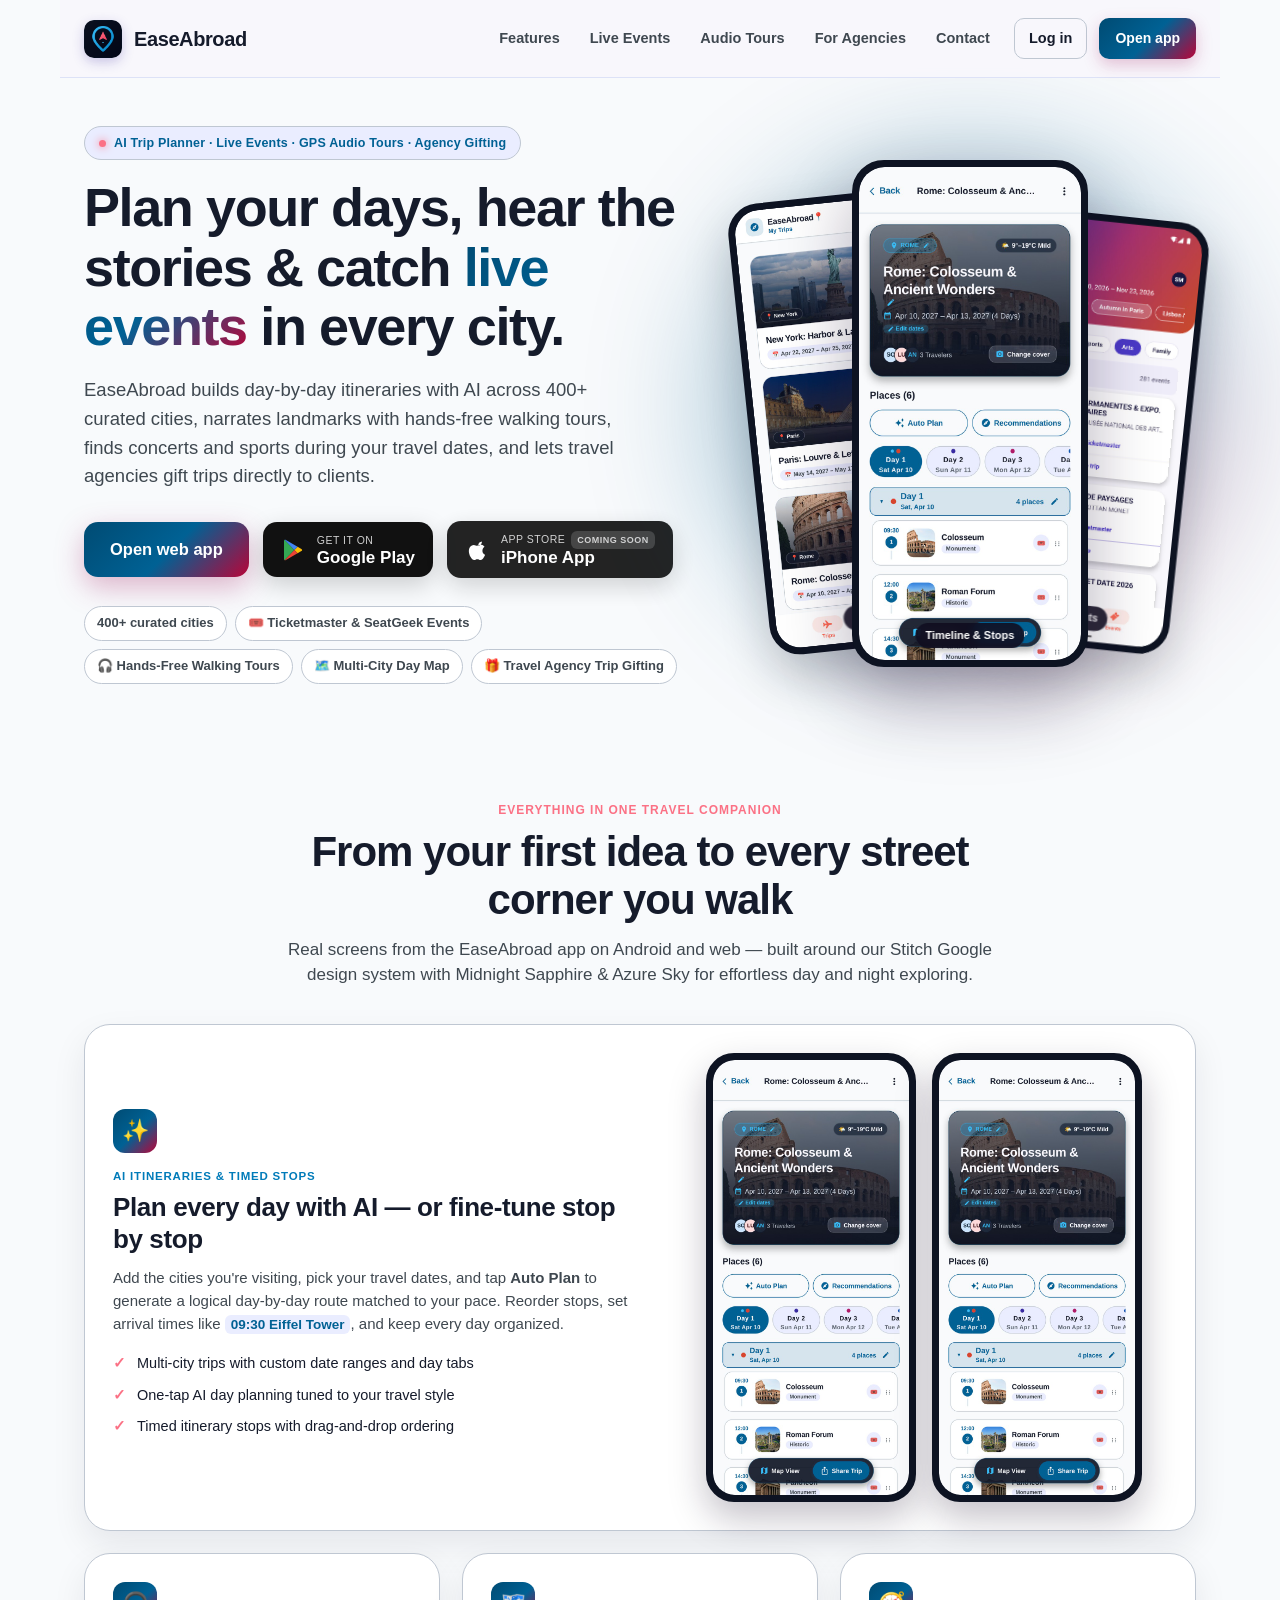
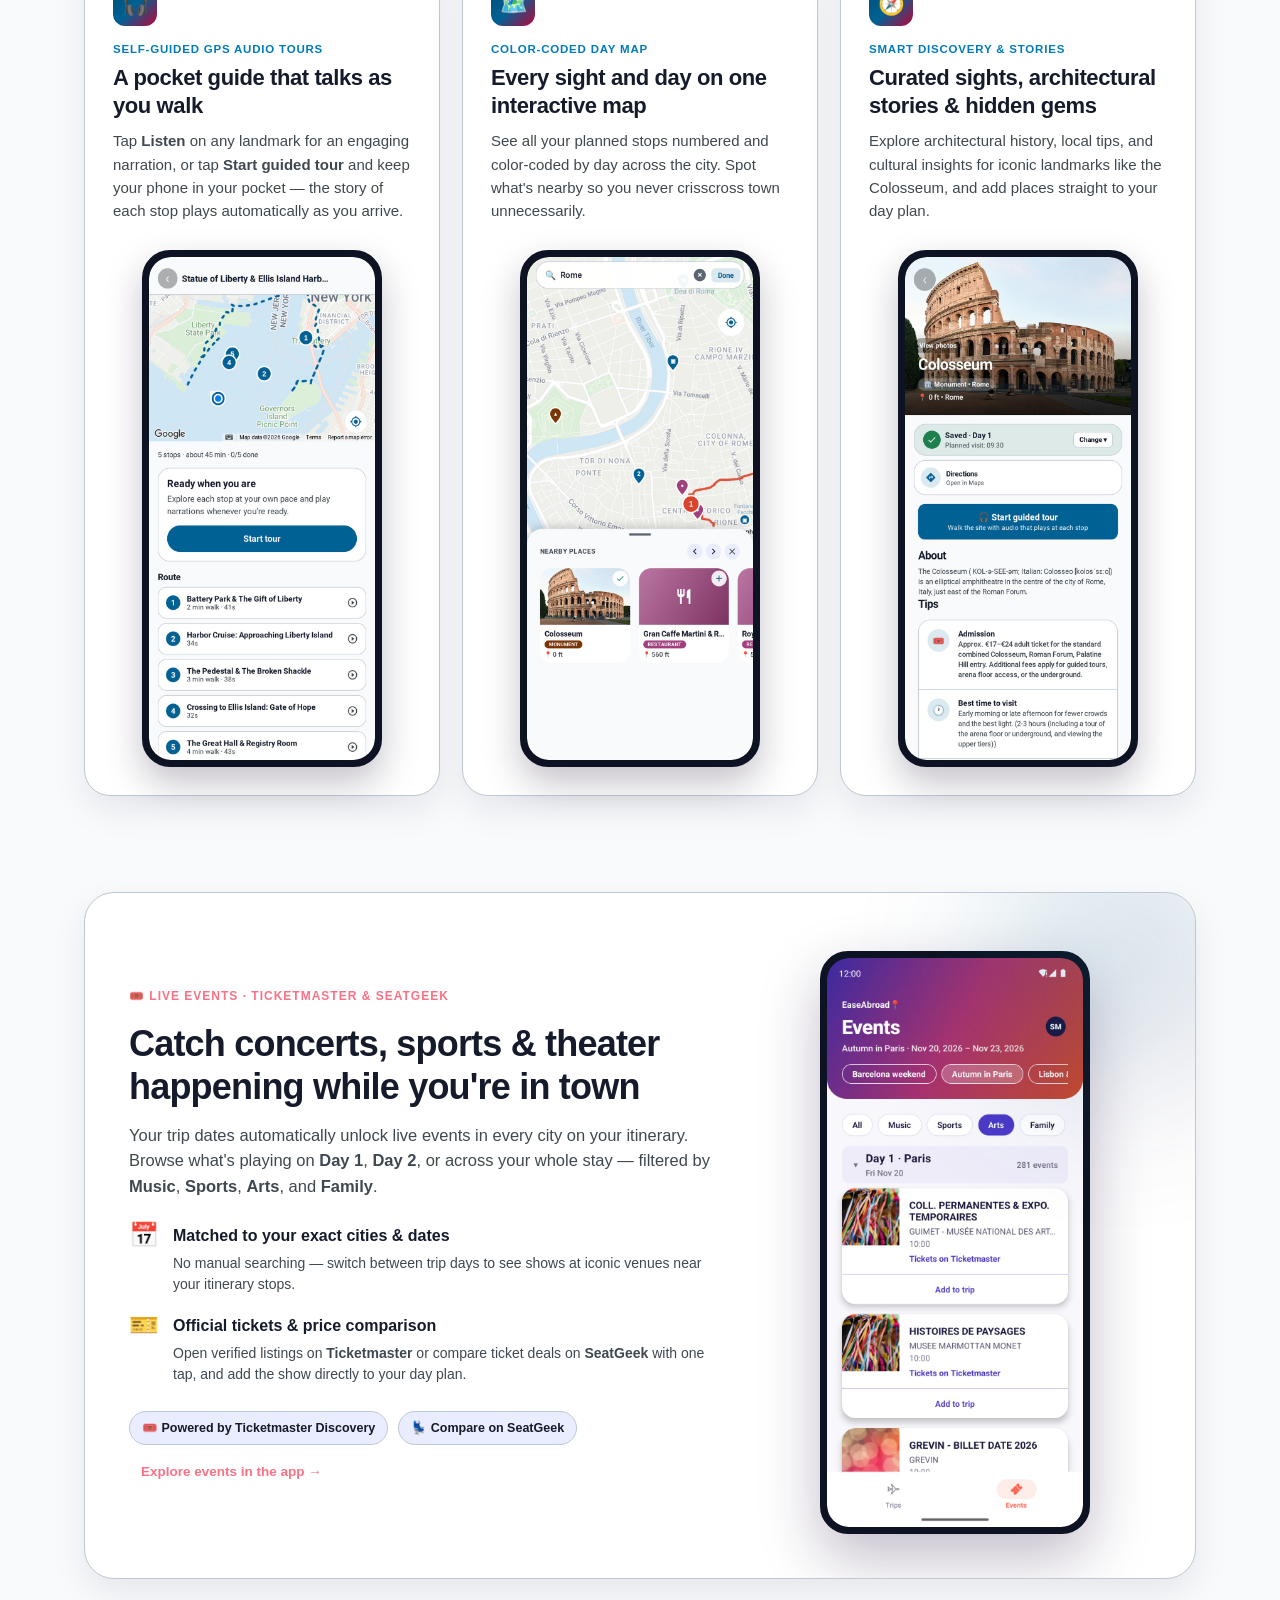
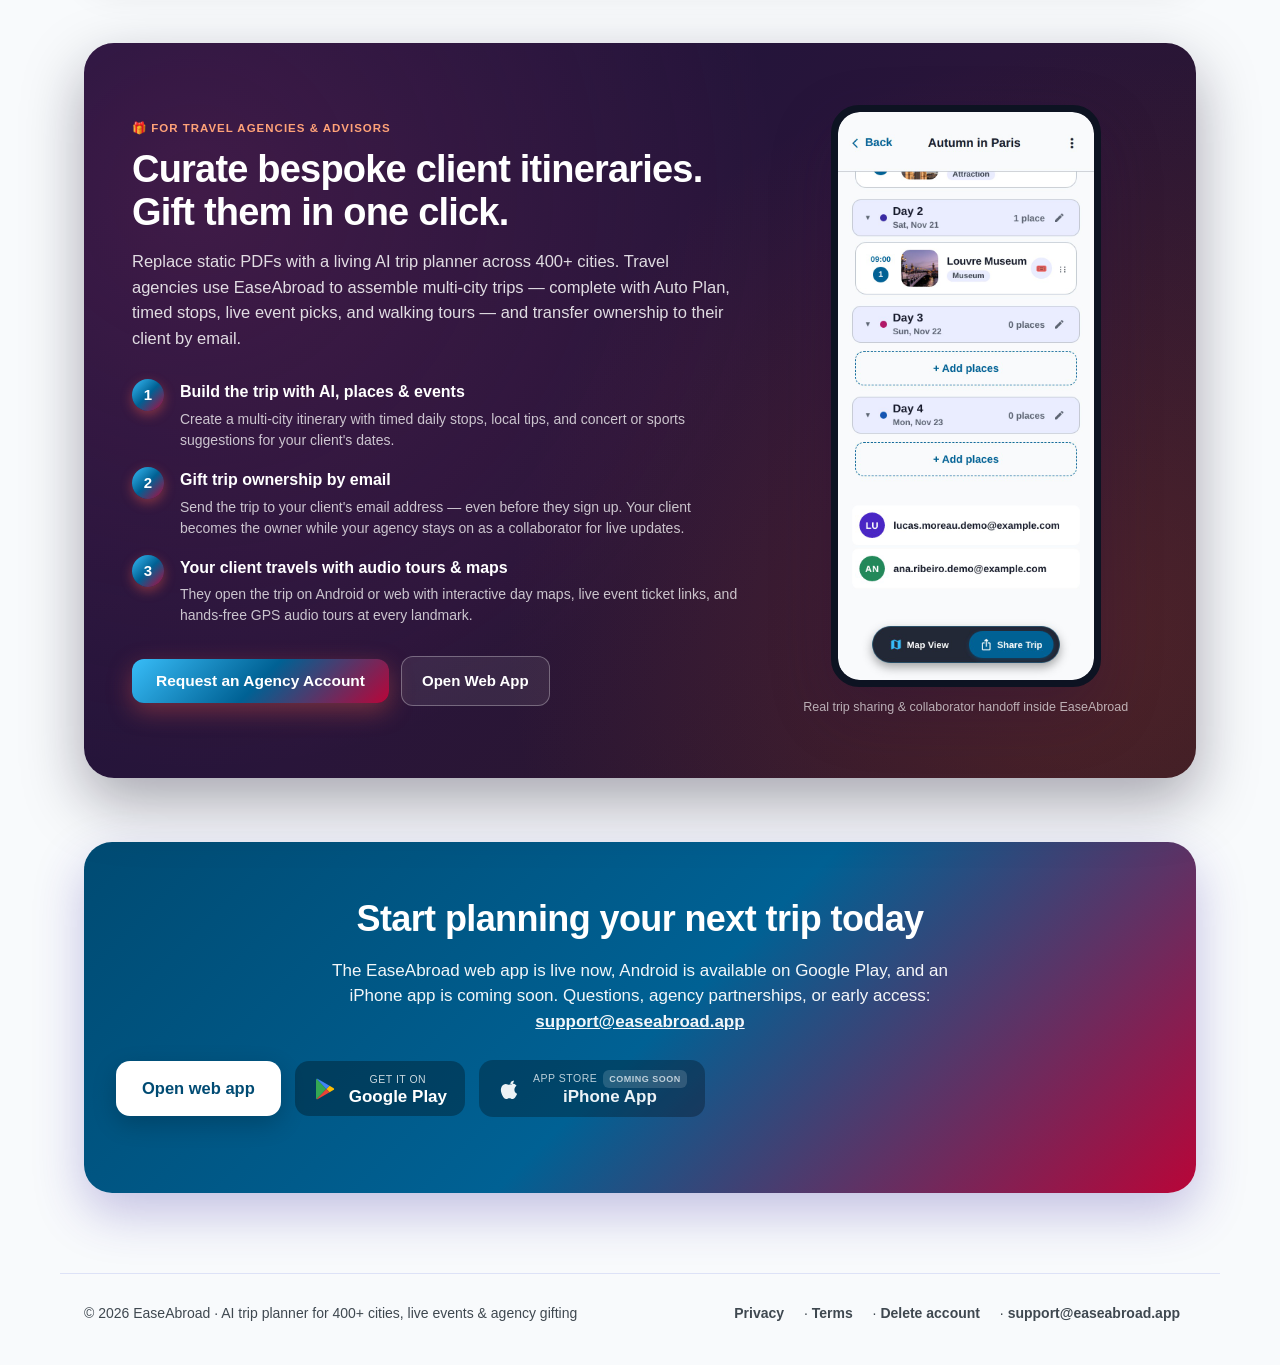
<file: index.html>
<!doctype html>
<html lang="en">
<head>
<!-- Google Tag Manager -->
<script>(function(w,d,s,l,i){w[l]=w[l]||[];w[l].push({'gtm.start':
new Date().getTime(),event:'gtm.js'});var f=d.getElementsByTagName(s)[0],
j=d.createElement(s),dl=l!='dataLayer'?'&l='+l:'';j.async=true;j.src=
'https://www.googletagmanager.com/gtm.js?id='+i+dl;f.parentNode.insertBefore(j,f);
})(window,document,'script','dataLayer','GTM-MGZWB75W');</script>
<!-- End Google Tag Manager -->
<script>
  window.dataLayer = window.dataLayer || [];
  function gtag(){dataLayer.push(arguments);}
  gtag('js', new Date());
</script>
<meta charset="utf-8">
<meta name="viewport" content="width=device-width,initial-scale=1,viewport-fit=cover">
<title>EaseAbroad · AI Trip Planner, Live Events, Audio Tours &amp; Agency Gifting</title>
<meta name="description" content="AI trip planner for 400+ cities — Auto Plan day-by-day itineraries, catch live concerts and sports via Ticketmaster &amp; SeatGeek, walk self-guided GPS audio tours, and gift client itineraries as a travel agency.">
<link rel="canonical" href="https://easeabroad.app/">
<meta property="og:url" content="https://easeabroad.app/">
<meta property="og:type" content="website">
<meta property="og:site_name" content="EaseAbroad">
<meta property="og:title" content="EaseAbroad · AI Trip Planner, Live Events, Audio Tours &amp; Agency Gifting">
<meta property="og:description" content="AI trip planner for 400+ cities — Auto Plan day-by-day itineraries, catch live concerts and sports via Ticketmaster &amp; SeatGeek, walk self-guided GPS audio tours, and gift client itineraries as a travel agency.">
<meta property="og:image" content="https://easeabroad.app/img/og.png?v=2">
<meta property="og:image:width" content="1200">
<meta property="og:image:height" content="630">
<meta property="og:image:alt" content="EaseAbroad — AI trip planner for 400+ cities, live events, audio tours and agency gifting">
<meta name="twitter:card" content="summary_large_image">
<meta name="twitter:title" content="EaseAbroad · AI Trip Planner, Live Events, Audio Tours &amp; Agency Gifting">
<meta name="twitter:description" content="AI trip planner for 400+ cities — Auto Plan day-by-day itineraries, catch live concerts and sports via Ticketmaster &amp; SeatGeek, walk self-guided GPS audio tours, and gift client itineraries as a travel agency.">
<meta name="twitter:image" content="https://easeabroad.app/img/og.png?v=2">
<meta name="twitter:image:alt" content="EaseAbroad — AI trip planner for 400+ cities, live events, audio tours and agency gifting">
<meta name="apple-mobile-web-app-capable" content="yes">
<meta name="apple-mobile-web-app-status-bar-style" content="black-translucent">
<meta name="apple-mobile-web-app-title" content="EaseAbroad">
<link rel="apple-touch-icon" sizes="180x180" href="/apple-touch-icon.png">
<link rel="apple-touch-icon-precomposed" href="/apple-touch-icon.png">
<link rel="manifest" href="/manifest.json">
<meta name="theme-color" content="#006194" media="(prefers-color-scheme: light)">
<meta name="theme-color" content="#0D1322" media="(prefers-color-scheme: dark)">
<link rel="icon" type="image/png" sizes="192x192" href="/icon-192.png">
<link rel="icon" href="/icon.png">
<link rel="stylesheet" href="/style.css?v=12">
<link rel="stylesheet" href="/landing.css?v=12">
<script>if(window.navigator.standalone){document.documentElement.classList.add('ios-standalone');}</script>
<script type="text/javascript">(function(i,m,p,a,c,t){c.ire_o=p;c[p]=c[p]||function(){(c[p].a=c[p].a||[]).push(arguments)};t=a.createElement(m);var z=a.getElementsByTagName(m)[0];t.async=1;t.src=i;z.parentNode.insertBefore(t,z)})('https://utt.impactcdn.com/P-A8155761-724e-4732-8401-726bf42618a71.js','script','impactStat',document,window);impactStat('transformLinks');impactStat('trackImpression');</script>
<script type="application/ld+json">
{
  "@context": "https://schema.org",
  "@graph": [
    {
      "@type": "Organization",
      "@id": "https://easeabroad.app/#organization",
      "name": "EaseAbroad",
      "url": "https://easeabroad.app/",
      "logo": "https://easeabroad.app/icon.png",
      "email": "support@easeabroad.app",
      "description": "AI trip planner for 400+ cities — Auto Plan day-by-day itineraries, live concerts and sports via Ticketmaster & SeatGeek, self-guided GPS audio tours, and travel-agency trip gifting."
    },
    {
      "@type": "WebSite",
      "@id": "https://easeabroad.app/#website",
      "url": "https://easeabroad.app/",
      "name": "EaseAbroad",
      "publisher": {
        "@id": "https://easeabroad.app/#organization"
      }
    },
    {
      "@type": "SoftwareApplication",
      "@id": "https://easeabroad.app/#app",
      "name": "EaseAbroad",
      "url": "https://easeabroad.app/",
      "description": "AI trip planner for 400+ cities — Auto Plan day-by-day itineraries, live concerts and sports via Ticketmaster & SeatGeek, self-guided GPS audio tours, and travel-agency trip gifting.",
      "applicationCategory": "TravelApplication",
      "operatingSystem": "Android, Web, iOS (Coming Soon)",
      "installUrl": "https://play.google.com/store/apps/details?id=app.easeabroad",
      "sameAs": [
        "https://play.google.com/store/apps/details?id=app.easeabroad",
        "https://easeabroad.app/app/"
      ]
    }
  ]
}
</script>
</head>
<body class="lp">
<!-- Google Tag Manager (noscript) -->
<noscript><iframe src="https://www.googletagmanager.com/ns.html?id=GTM-MGZWB75W"
height="0" width="0" style="display:none;visibility:hidden"></iframe></noscript>
<!-- End Google Tag Manager (noscript) -->
<header>
  <a class="brand" href="/"><img src="/icon.png" alt="EaseAbroad logo"><span>EaseAbroad</span></a>
  <nav aria-label="Primary">
    <a class="nav-link" href="#features">Features</a>
    <a class="nav-link" href="#events">Live Events</a>
    <a class="nav-link" href="#tours">Audio Tours</a>
    <a class="nav-link" href="#agencies">For Agencies</a>
    <a class="nav-link" href="mailto:support@easeabroad.app">Contact</a>
    <a class="login" href="/app/">Log in</a>
    <a class="nav-cta" href="/app/">Open app</a>
  </nav>
</header>

<div class="mobile-subnav" aria-label="Quick sections">
  <a href="#features">✨ Features</a>
  <a href="#events">🎟️ Live Events</a>
  <a href="#tours">🎧 Audio Tours</a>
  <a href="#agencies">🎁 Agencies</a>
</div>

<main>
  <!-- HERO -->
  <section class="hero2">
    <div class="hero-copy">
      <div class="eyebrow-pill">
        <span class="dot"></span>
        <span>AI Trip Planner · Live Events · GPS Audio Tours · Agency Gifting</span>
      </div>
      <h1>Plan your days, hear the stories &amp; catch <span>live events</span> in every city.</h1>
      <p class="lead">EaseAbroad builds day-by-day itineraries with AI across 400+ curated cities, narrates landmarks with hands-free walking tours, finds concerts and sports during your travel dates, and lets travel agencies gift trips directly to clients.</p>
      <div class="hero-actions">
        <a class="btn-primary" href="/app/">Open web app</a>
        <a class="badge" href="https://play.google.com/store/apps/details?id=app.easeabroad" aria-label="Get EaseAbroad on Google Play">
          <svg viewBox="0 0 24 24" aria-hidden="true"><path fill="#34A853" d="M3.6 1.8 13.3 12l-9.7 10.2c-.4-.2-.6-.7-.6-1.2V3c0-.5.2-1 .6-1.2z"/><path fill="#FBBC04" d="m16.6 15.3-3.3-3.3 3.3-3.3 3.8 2.2c1 .6 1 1.6 0 2.2z"/><path fill="#EA4335" d="M13.3 12 3.6 22.2c.3.2.8.2 1.3-.1l11.7-6.8z"/><path fill="#4285F4" d="M16.6 8.7 4.9 1.9c-.5-.3-1-.3-1.3-.1L13.3 12z"/></svg>
          <span><small>Get it on</small><b>Google Play</b></span>
        </a>
        <div class="badge badge-soon" aria-label="EaseAbroad iPhone app coming soon to the App Store">
          <svg viewBox="0 0 24 24" fill="currentColor" aria-hidden="true"><path d="M18.71 19.5c-.83 1.24-1.71 2.45-3.05 2.47-1.34.03-1.77-.79-3.29-.79-1.53 0-2 .77-3.27.82-1.31.05-2.3-1.32-3.14-2.53C4.25 17 2.94 12.45 4.7 9.39c.87-1.52 2.43-2.48 4.12-2.51 1.28-.02 2.5.87 3.29.87.78 0 2.26-1.07 3.81-.91.65.03 2.47.26 3.64 1.98-.09.06-2.17 1.28-2.15 3.81.03 3.02 2.65 4.03 2.68 4.04-.03.07-.42 1.44-1.38 2.83M15.97 6.37c.63-.77 1.06-1.84.94-2.91-.91.04-2.02.61-2.67 1.38-.57.66-1.07 1.74-.94 2.78 1.02.08 2.04-.48 2.67-1.25z"/></svg>
          <span><small>App Store<span class="badge-tag">Coming Soon</span></small><b>iPhone App</b></span>
        </div>
      </div>
      <div class="hero-pills">
        <span class="pill-chip">400+ curated cities</span>
        <a href="#events" class="pill-chip">🎟️ Ticketmaster &amp; SeatGeek Events</a>
        <a href="#tours" class="pill-chip">🎧 Hands-Free Walking Tours</a>
        <a href="#features" class="pill-chip">🗺️ Multi-City Day Map</a>
        <a href="#agencies" class="pill-chip">🎁 Travel Agency Trip Gifting</a>
      </div>
    </div>

    <div class="phones-stage" aria-label="EaseAbroad app screenshots">
      <div class="blob"></div>
      <figure class="phone-frame phone-left">
        <img src="/img/trips.jpg" width="720" height="1600" alt="EaseAbroad My Trips planning screen with travel itineraries and budgeting">
        <figcaption>My Trips</figcaption>
      </figure>
      <figure class="phone-frame phone-center">
        <img src="/img/trip-detail.jpg" width="720" height="1600" alt="EaseAbroad Rome day-by-day activity timeline with timed stops">
        <figcaption>Timeline &amp; Stops</figcaption>
      </figure>
      <figure class="phone-frame phone-right">
        <img src="/img/events.jpg" width="720" height="1600" height="1600" alt="EaseAbroad Events screen showing concerts and sports with Ticketmaster links">
        <figcaption>Live Events</figcaption>
      </figure>
    </div>
  </section>

  <!-- BENTO FEATURES GRID -->
  <section id="features" class="section-block">
    <div class="section-head">
      <span class="section-tag">EVERYTHING IN ONE TRAVEL COMPANION</span>
      <h2>From your first idea to every street corner you walk</h2>
      <p>Real screens from the EaseAbroad app on Android and web — built around our Stitch Google design system with Midnight Sapphire &amp; Azure Sky for effortless day and night exploring.</p>
    </div>

    <div class="bento-grid">
      <!-- Card 1: AI Day-by-Day Planner (spans 2 columns on desktop) -->
      <article class="bento-card bento-wide">
        <div class="bento-text">
          <div class="ico">✨</div>
          <span class="card-kicker">AI ITINERARIES &amp; TIMED STOPS</span>
          <h3>Plan every day with AI — or fine-tune stop by stop</h3>
          <p>Add the cities you're visiting, pick your travel dates, and tap <strong>Auto Plan</strong> to generate a logical day-by-day route matched to your pace. Reorder stops, set arrival times like <code>09:30 Eiffel Tower</code>, and keep every day organized.</p>
          <ul class="check-list">
            <li>Multi-city trips with custom date ranges and day tabs</li>
            <li>One-tap AI day planning tuned to your travel style</li>
            <li>Timed itinerary stops with drag-and-drop ordering</li>
          </ul>
        </div>
        <div class="bento-pair-phones">
          <div class="phone-showcase">
            <img src="/img/trip-detail.jpg" width="720" height="1600" loading="lazy" alt="Rome trip day-by-day activity timeline with timed stops">
          </div>
          <div class="phone-showcase">
            <img src="/img/itinerary.jpg" width="720" height="1600" loading="lazy" alt="Rome Day 1 timed itinerary showing Colosseum, Roman Forum, and historic center stops">
          </div>
        </div>
      </article>

      <!-- Card 2: Audio Walking Tours & Listen -->
      <article id="tours" class="bento-card">
        <div class="bento-text">
          <div class="ico">🎧</div>
          <span class="card-kicker">SELF-GUIDED GPS AUDIO TOURS</span>
          <h3>A pocket guide that talks as you walk</h3>
          <p>Tap <strong>Listen</strong> on any landmark for an engaging narration, or tap <strong>Start guided tour</strong> and keep your phone in your pocket — the story of each stop plays automatically as you arrive.</p>
        </div>
        <div class="phone-showcase single">
          <img src="/img/tour.jpg" width="720" height="1600" loading="lazy" alt="Statue of Liberty and Ellis Island audio tour narration with player controls">
        </div>
      </article>

      <!-- Card 3: Interactive Day Map -->
      <article class="bento-card">
        <div class="bento-text">
          <div class="ico">🗺️</div>
          <span class="card-kicker">COLOR-CODED DAY MAP</span>
          <h3>Every sight and day on one interactive map</h3>
          <p>See all your planned stops numbered and color-coded by day across the city. Spot what's nearby so you never crisscross town unnecessarily.</p>
        </div>
        <div class="phone-showcase single">
          <img src="/img/map.jpg" width="720" height="1600" loading="lazy" alt="Interactive Google Maps view with numbered landmark pins and routes">
        </div>
      </article>

      <!-- Card 4: Curated Recommendations -->
      <article class="bento-card">
        <div class="bento-text">
          <div class="ico">🧭</div>
          <span class="card-kicker">SMART DISCOVERY &amp; STORIES</span>
          <h3>Curated sights, architectural stories &amp; hidden gems</h3>
          <p>Explore architectural history, local tips, and cultural insights for iconic landmarks like the Colosseum, and add places straight to your day plan.</p>
        </div>
        <div class="phone-showcase single">
          <img src="/img/recommendations.jpg" width="720" height="1600" loading="lazy" alt="Colosseum architectural and historical stories with visitor tips">
        </div>
      </article>
    </div>
  </section>

  <!-- LIVE EVENTS SPOTLIGHT (Ticketmaster & SeatGeek) -->
  <section id="events" class="events-spotlight">
    <div class="events-content">
      <span class="section-tag">🎟️ LIVE EVENTS · TICKETMASTER &amp; SEATGEEK</span>
      <h2>Catch concerts, sports &amp; theater happening while you're in town</h2>
      <p class="events-lead">Your trip dates automatically unlock live events in every city on your itinerary. Browse what's playing on <strong>Day 1</strong>, <strong>Day 2</strong>, or across your whole stay — filtered by <strong>Music</strong>, <strong>Sports</strong>, <strong>Arts</strong>, and <strong>Family</strong>.</p>

      <div class="events-points">
        <div class="event-point">
          <span class="ep-icon">📅</span>
          <div>
            <h4>Matched to your exact cities &amp; dates</h4>
            <p>No manual searching — switch between trip days to see shows at iconic venues near your itinerary stops.</p>
          </div>
        </div>
        <div class="event-point">
          <span class="ep-icon">🎫</span>
          <div>
            <h4>Official tickets &amp; price comparison</h4>
            <p>Open verified listings on <strong>Ticketmaster</strong> or compare ticket deals on <strong>SeatGeek</strong> with one tap, and add the show directly to your day plan.</p>
          </div>
        </div>
      </div>

      <div class="partner-row">
        <span class="partner-badge">🎟️ Powered by Ticketmaster Discovery</span>
        <span class="partner-badge">💺 Compare on SeatGeek</span>
        <a class="btn-secondary" href="/app/">Explore events in the app →</a>
      </div>
    </div>

    <div class="events-phone-wrap">
      <div class="phone-showcase featured-phone">
        <img src="/img/events.jpg" width="720" height="1600" loading="lazy" alt="EaseAbroad Events tab showing 281 events in Paris with category filters, Ticketmaster button, and Add to trip">
      </div>
    </div>
  </section>

  <!-- FOR TRAVEL AGENCIES & ADVISORS -->
  <section id="agencies" class="agency-section">
    <div class="agency-grid">
      <div class="agency-copy">
        <span class="agency-pill">🎁 FOR TRAVEL AGENCIES &amp; ADVISORS</span>
        <h2>Curate bespoke client itineraries. Gift them in one click.</h2>
        <p class="agency-lead">Replace static PDFs with a living AI trip planner across 400+ cities. Travel agencies use EaseAbroad to assemble multi-city trips — complete with Auto Plan, timed stops, live event picks, and walking tours — and transfer ownership to their client by email.</p>

        <div class="agency-steps">
          <div class="agency-step">
            <span class="step-num">1</span>
            <div>
              <h4>Build the trip with AI, places &amp; events</h4>
              <p>Create a multi-city itinerary with timed daily stops, local tips, and concert or sports suggestions for your client's dates.</p>
            </div>
          </div>
          <div class="agency-step">
            <span class="step-num">2</span>
            <div>
              <h4>Gift trip ownership by email</h4>
              <p>Send the trip to your client's email address — even before they sign up. Your client becomes the owner while your agency stays on as a collaborator for live updates.</p>
            </div>
          </div>
          <div class="agency-step">
            <span class="step-num">3</span>
            <div>
              <h4>Your client travels with audio tours &amp; maps</h4>
              <p>They open the trip on Android or web with interactive day maps, live event ticket links, and hands-free GPS audio tours at every landmark.</p>
            </div>
          </div>
        </div>

        <div class="agency-actions">
          <button type="button" class="btn-agency-primary" onclick="openAgencyModal()">Request an Agency Account</button>
          <a class="btn-agency-outline" href="/app/">Open Web App</a>
        </div>
      </div>

      <div class="agency-phone-col">
        <div class="phone-showcase featured-phone">
          <img src="/img/share.jpg" width="720" height="1600" loading="lazy" alt="EaseAbroad trip sharing and collaboration screen with Invite by email and Share link">
        </div>
        <p class="agency-caption">Real trip sharing &amp; collaborator handoff inside EaseAbroad</p>
      </div>
    </div>
  </section>

  <!-- BOTTOM CTA -->
  <section id="get" class="cta">
    <h2>Start planning your next trip today</h2>
    <p>The EaseAbroad web app is live now, Android is available on Google Play, and an iPhone app is coming soon. Questions, agency partnerships, or early access: <a href="mailto:support@easeabroad.app">support@easeabroad.app</a></p>
    <div class="cta-actions">
      <a class="btn-primary" href="/app/">Open web app</a>
      <a class="badge" href="https://play.google.com/store/apps/details?id=app.easeabroad" aria-label="Get EaseAbroad on Google Play">
        <svg viewBox="0 0 24 24" aria-hidden="true"><path fill="#34A853" d="M3.6 1.8 13.3 12l-9.7 10.2c-.4-.2-.6-.7-.6-1.2V3c0-.5.2-1 .6-1.2z"/><path fill="#FBBC04" d="m16.6 15.3-3.3-3.3 3.3-3.3 3.8 2.2c1 .6 1 1.6 0 2.2z"/><path fill="#EA4335" d="M13.3 12 3.6 22.2c.3.2.8.2 1.3-.1l11.7-6.8z"/><path fill="#4285F4" d="M16.6 8.7 4.9 1.9c-.5-.3-1-.3-1.3-.1L13.3 12z"/></svg>
        <span><small>Get it on</small><b>Google Play</b></span>
      </a>
      <div class="badge badge-soon" aria-label="EaseAbroad iPhone app coming soon to the App Store">
        <svg viewBox="0 0 24 24" fill="currentColor" aria-hidden="true"><path d="M18.71 19.5c-.83 1.24-1.71 2.45-3.05 2.47-1.34.03-1.77-.79-3.29-.79-1.53 0-2 .77-3.27.82-1.31.05-2.3-1.32-3.14-2.53C4.25 17 2.94 12.45 4.7 9.39c.87-1.52 2.43-2.48 4.12-2.51 1.28-.02 2.5.87 3.29.87.78 0 2.26-1.07 3.81-.91.65.03 2.47.26 3.64 1.98-.09.06-2.17 1.28-2.15 3.81.03 3.02 2.65 4.03 2.68 4.04-.03.07-.42 1.44-1.38 2.83M15.97 6.37c.63-.77 1.06-1.84.94-2.91-.91.04-2.02.61-2.67 1.38-.57.66-1.07 1.74-.94 2.78 1.02.08 2.04-.48 2.67-1.25z"/></svg>
        <span><small>App Store<span class="badge-tag">Coming Soon</span></small><b>iPhone App</b></span>
      </div>
    </div>
  </section>
</main>

<footer>
  <div class="footer-brand">
    <span>© 2026 EaseAbroad · AI trip planner for 400+ cities, live events &amp; agency gifting</span>
  </div>
  <div class="footer-links" aria-label="Legal and support links">
    <a href="https://api.easeabroad.app/privacy/">Privacy</a> ·
    <a href="https://api.easeabroad.app/terms/">Terms</a> ·
    <a href="https://easeabroad.app/delete-account/">Delete account</a> ·
    <a href="mailto:support@easeabroad.app">support@easeabroad.app</a>
  </div>
</footer>

<!-- Agency Lead Capture Modal -->
<div id="agency-modal" style="display:none; position:fixed; inset:0; background:rgba(10,15,26,0.85); backdrop-filter:blur(8px); z-index:99999; align-items:center; justify-content:center; padding:16px;">
  <div style="background:#0f172a; border:1px solid #1e293b; border-radius:18px; max-width:500px; width:100%; padding:28px; box-shadow:0 25px 60px -15px rgba(0,0,0,0.8); position:relative; color:#f8fafc; font-family:var(--font-sans, -apple-system, sans-serif);">
    <button onclick="closeAgencyModal()" style="position:absolute; top:18px; right:18px; background:none; border:none; color:#94a3b8; font-size:20px; cursor:pointer; padding:4px;" aria-label="Close modal">✕</button>

    <div style="font-size:11px; font-weight:700; text-transform:uppercase; letter-spacing:0.08em; color:#38bdf8; margin-bottom:6px;">Travel Agencies &amp; Advisors</div>
    <h3 style="font-size:22px; font-weight:800; color:#ffffff; margin:0 0 6px 0; letter-spacing:-0.02em;">Request an Agency Account</h3>
    <p style="font-size:13px; color:#94a3b8; margin:0 0 20px 0; line-height:1.5;">Curate bespoke itineraries with AI day plans &amp; GPS audio walking tours, and gift them directly to clients with your agency as co-planner.</p>

    <form id="agency-lead-form" onsubmit="handleAgencyLeadSubmit(event)">
      <div style="margin-bottom:12px;">
        <label style="display:block; font-size:12px; font-weight:600; color:#cbd5e1; margin-bottom:4px;">Full Name *</label>
        <input id="agency-lead-name" type="text" required placeholder="e.g. Jane Doe"
          style="width:100%; box-sizing:border-box; background:#1e293b; border:1px solid #334155; color:#f8fafc; padding:10px 14px; border-radius:8px; font-size:14px; outline:none;">
      </div>
      <div style="margin-bottom:12px;">
        <label style="display:block; font-size:12px; font-weight:600; color:#cbd5e1; margin-bottom:4px;">Work Email *</label>
        <input id="agency-lead-email" type="email" required placeholder="jane@voyageluxe.com"
          style="width:100%; box-sizing:border-box; background:#1e293b; border:1px solid #334155; color:#f8fafc; padding:10px 14px; border-radius:8px; font-size:14px; outline:none;">
      </div>
      <div style="display:grid; grid-template-columns: 1fr 1fr; gap:12px; margin-bottom:12px;">
        <div>
          <label style="display:block; font-size:12px; font-weight:600; color:#cbd5e1; margin-bottom:4px;">Agency / Company</label>
          <input id="agency-lead-company" type="text" placeholder="Voyage Luxe Travel"
            style="width:100%; box-sizing:border-box; background:#1e293b; border:1px solid #334155; color:#f8fafc; padding:10px 14px; border-radius:8px; font-size:14px; outline:none;">
        </div>
        <div>
          <label style="display:block; font-size:12px; font-weight:600; color:#cbd5e1; margin-bottom:4px;">Website</label>
          <input id="agency-lead-website" type="text" placeholder="voyageluxe.com"
            style="width:100%; box-sizing:border-box; background:#1e293b; border:1px solid #334155; color:#f8fafc; padding:10px 14px; border-radius:8px; font-size:14px; outline:none;">
        </div>
      </div>
      <div style="margin-bottom:12px;">
        <label style="display:block; font-size:12px; font-weight:600; color:#cbd5e1; margin-bottom:4px;">Estimated Clients Per Year</label>
        <select id="agency-lead-volume" style="width:100%; box-sizing:border-box; background:#1e293b; border:1px solid #334155; color:#f8fafc; padding:10px 14px; border-radius:8px; font-size:14px; outline:none;">
          <option value="1-25">1 – 25 clients</option>
          <option value="25-100" selected>25 – 100 clients</option>
          <option value="100-500">100 – 500 clients</option>
          <option value="500+">500+ clients</option>
        </select>
      </div>
      <div style="margin-bottom:18px;">
        <label style="display:block; font-size:12px; font-weight:600; color:#cbd5e1; margin-bottom:4px;">Notes / Typical Destinations</label>
        <textarea id="agency-lead-notes" rows="2" placeholder="Tell us about the kinds of trips or destinations you plan..."
          style="width:100%; box-sizing:border-box; background:#1e293b; border:1px solid #334155; color:#f8fafc; padding:10px 14px; border-radius:8px; font-size:14px; outline:none; font-family:inherit;"></textarea>
      </div>

      <div id="agency-lead-msg" style="display:none; font-size:13px; padding:10px 14px; border-radius:8px; margin-bottom:14px;"></div>

      <button id="agency-lead-submit-btn" type="submit" class="btn-agency-primary" style="width:100%; border:none; cursor:pointer; font-size:15px; font-weight:700; padding:12px;">
        Submit Agency Request &rarr;
      </button>
    </form>
  </div>
</div>

<script>
  function openAgencyModal() {
    const modal = document.getElementById('agency-modal');
    if (modal) modal.style.display = 'flex';
  }

  function closeAgencyModal() {
    const modal = document.getElementById('agency-modal');
    if (modal) modal.style.display = 'none';
  }

  async function handleAgencyLeadSubmit(e) {
    e.preventDefault();
    const btn = document.getElementById('agency-lead-submit-btn');
    const msg = document.getElementById('agency-lead-msg');
    btn.textContent = 'Submitting...';
    btn.disabled = true;

    const payload = {
      name: document.getElementById('agency-lead-name').value,
      email: document.getElementById('agency-lead-email').value,
      agencyName: document.getElementById('agency-lead-company').value,
      website: document.getElementById('agency-lead-website').value,
      clientVolume: document.getElementById('agency-lead-volume').value,
      notes: document.getElementById('agency-lead-notes').value,
    };

    try {
      const res = await fetch('https://api.easeabroad.app/leads/submit', {
        method: 'POST',
        headers: { 'Content-Type': 'application/json' },
        body: JSON.stringify(payload)
      });
      const data = await res.json();
      if (res.ok && data.status === 'ok') {
        if (typeof gtag === 'function') {
          gtag('event', 'generate_lead', {
            event_category: 'agency_leads',
            event_label: payload.clientVolume || 'standard'
          });
        }
        msg.textContent = '✅ ' + (data.message || 'Thank you! Your agency inquiry has been submitted.');
        msg.style.background = 'rgba(16, 185, 129, 0.15)';
        msg.style.border = '1px solid #10b981';
        msg.style.color = '#34d399';
        msg.style.display = 'block';
        document.getElementById('agency-lead-form').reset();
        setTimeout(() => {
          closeAgencyModal();
          msg.style.display = 'none';
        }, 4000);
      } else {
        msg.textContent = '❌ ' + (data.error || data.message || 'Submission failed. Please try again.');
        msg.style.background = 'rgba(239, 68, 68, 0.15)';
        msg.style.border = '1px solid #ef4444';
        msg.style.color = '#f87171';
        msg.style.display = 'block';
      }
    } catch (err) {
      msg.textContent = 'Connection error: ' + err.message;
      msg.style.background = 'rgba(239, 68, 68, 0.15)';
      msg.style.border = '1px solid #ef4444';
      msg.style.color = '#f87171';
      msg.style.display = 'block';
    } finally {
      btn.textContent = 'Submit Agency Request →';
      btn.disabled = false;
    }
  }

  // Close modal when clicking outside backdrop
  document.getElementById('agency-modal')?.addEventListener('click', function(e) {
    if (e.target === this) closeAgencyModal();
  });
</script>
</body>
</html>
</file>
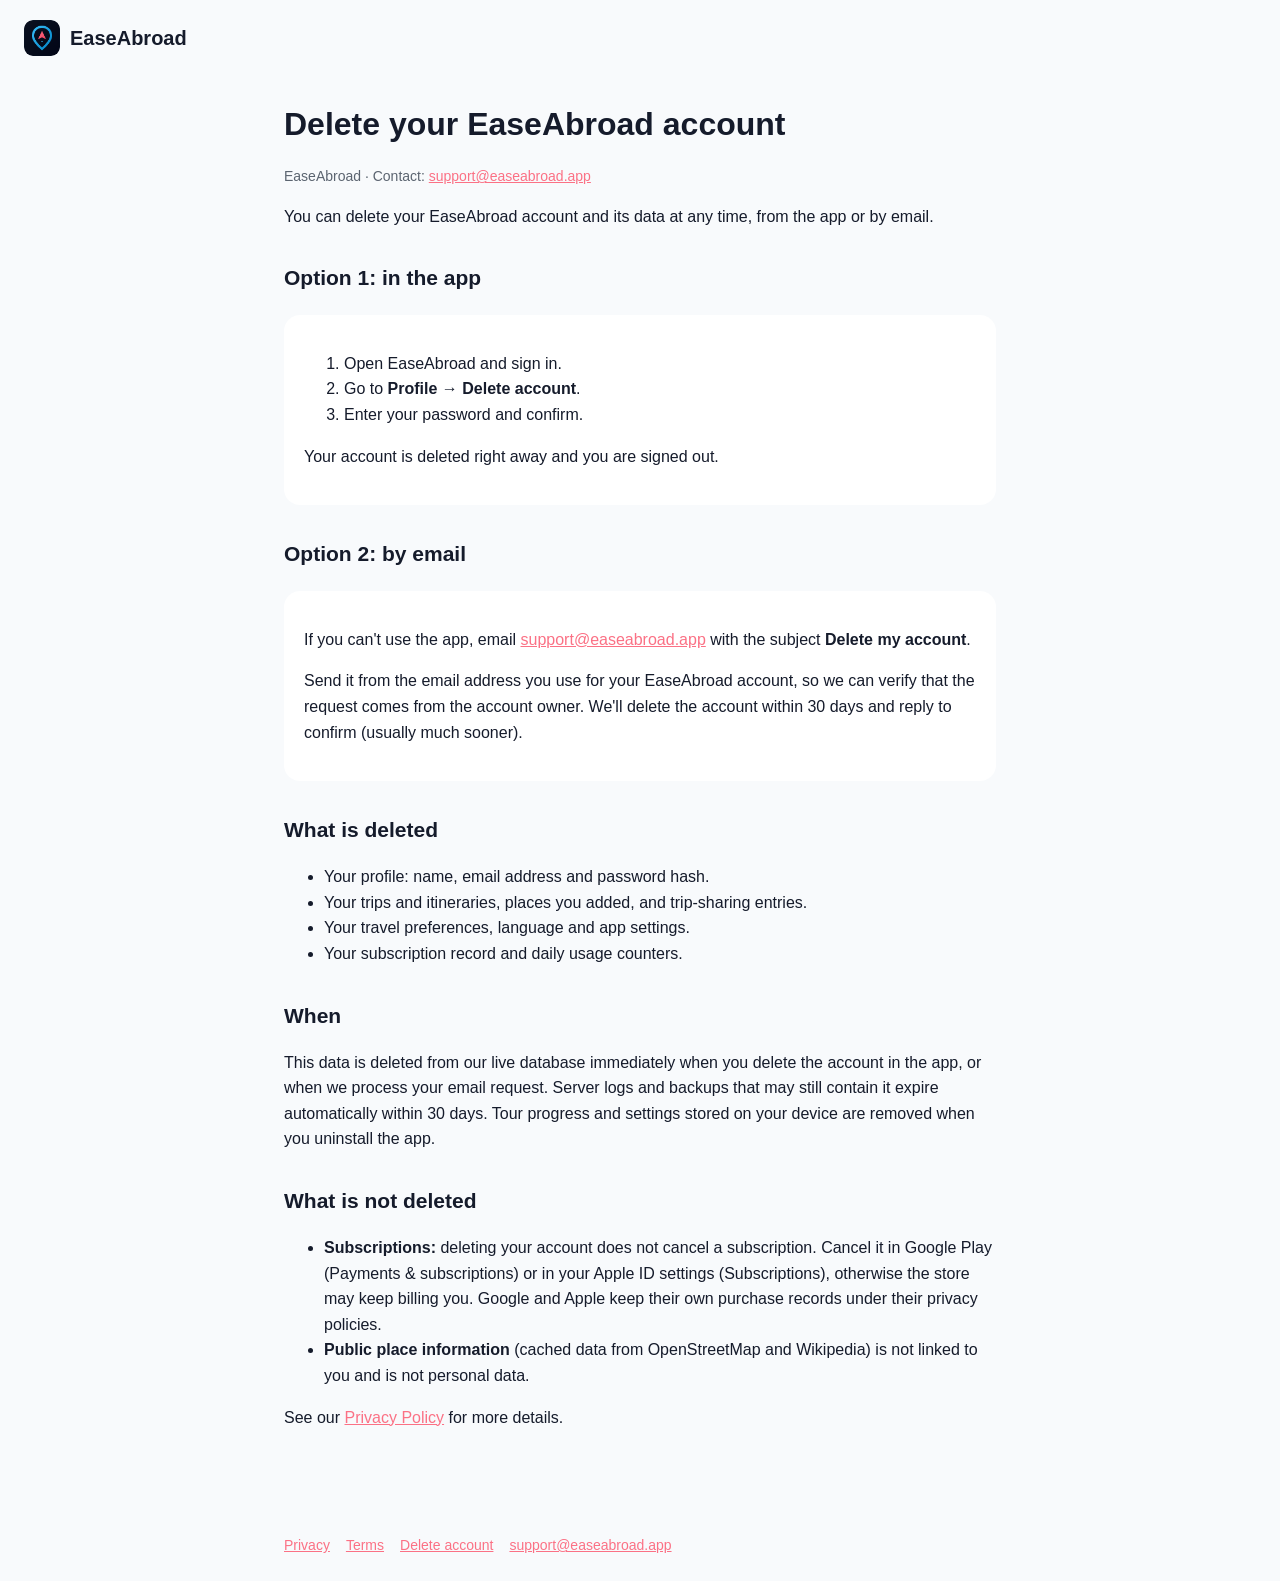
<file: delete-account/index.html>
<!doctype html><html lang="en"><head>
<!-- Google Tag Manager -->
<script>(function(w,d,s,l,i){w[l]=w[l]||[];w[l].push({'gtm.start':
new Date().getTime(),event:'gtm.js'});var f=d.getElementsByTagName(s)[0],
j=d.createElement(s),dl=l!='dataLayer'?'&l='+l:'';j.async=true;j.src=
'https://www.googletagmanager.com/gtm.js?id='+i+dl;f.parentNode.insertBefore(j,f);
})(window,document,'script','dataLayer','GTM-MGZWB75W');</script>
<!-- End Google Tag Manager -->
<script>
  window.dataLayer = window.dataLayer || [];
  function gtag(){dataLayer.push(arguments);}
  gtag('js', new Date());
</script>
<meta charset="utf-8"><meta name="viewport" content="width=device-width,initial-scale=1">
<title>Delete your account · EaseAbroad</title><meta name="description" content="How to delete your EaseAbroad account and what data is deleted."><link rel="canonical" href="https://easeabroad.app/delete-account/"><link rel="stylesheet" href="/style.css"><link rel="icon" href="/icon.png"></head><body>
<!-- Google Tag Manager (noscript) -->
<noscript><iframe src="https://www.googletagmanager.com/ns.html?id=GTM-MGZWB75W"
height="0" width="0" style="display:none;visibility:hidden"></iframe></noscript>
<!-- End Google Tag Manager (noscript) -->
<header><img src="/icon.png" alt=""><a href="/">EaseAbroad</a></header><main>
<h1>Delete your EaseAbroad account</h1>
<p class="muted">EaseAbroad · Contact: <a href="mailto:support@easeabroad.app">support@easeabroad.app</a></p>
<p>You can delete your EaseAbroad account and its data at any time, from the app or by email.</p>
<h2>Option 1: in the app</h2>
<div class="card"><ol>
<li>Open EaseAbroad and sign in.</li>
<li>Go to <strong>Profile</strong> → <strong>Delete account</strong>.</li>
<li>Enter your password and confirm.</li>
</ol><p>Your account is deleted right away and you are signed out.</p></div>
<h2>Option 2: by email</h2>
<div class="card"><p>If you can't use the app, email <a href="mailto:support@easeabroad.app?subject=Delete%20my%20account">support@easeabroad.app</a> with the subject <strong>Delete my account</strong>.</p>
<p>Send it from the email address you use for your EaseAbroad account, so we can verify that the request comes from the account owner. We'll delete the account within 30 days and reply to confirm (usually much sooner).</p></div>
<h2>What is deleted</h2>
<ul>
<li>Your profile: name, email address and password hash.</li>
<li>Your trips and itineraries, places you added, and trip-sharing entries.</li>
<li>Your travel preferences, language and app settings.</li>
<li>Your subscription record and daily usage counters.</li>
</ul>
<h2>When</h2>
<p>This data is deleted from our live database immediately when you delete the account in the app, or when we process your email request. Server logs and backups that may still contain it expire automatically within 30 days. Tour progress and settings stored on your device are removed when you uninstall the app.</p>
<h2>What is not deleted</h2>
<ul>
<li><strong>Subscriptions:</strong> deleting your account does not cancel a subscription. Cancel it in Google Play (Payments &amp; subscriptions) or in your Apple ID settings (Subscriptions), otherwise the store may keep billing you. Google and Apple keep their own purchase records under their privacy policies.</li>
<li><strong>Public place information</strong> (cached data from OpenStreetMap and Wikipedia) is not linked to you and is not personal data.</li>
</ul>
<p>See our <a href="/privacy">Privacy Policy</a> for more details.</p>
</main><footer><a href="/privacy">Privacy</a><a href="/terms">Terms</a><a href="/delete-account/">Delete account</a><a href="mailto:support@easeabroad.app">support@easeabroad.app</a></footer></body></html>
</file>
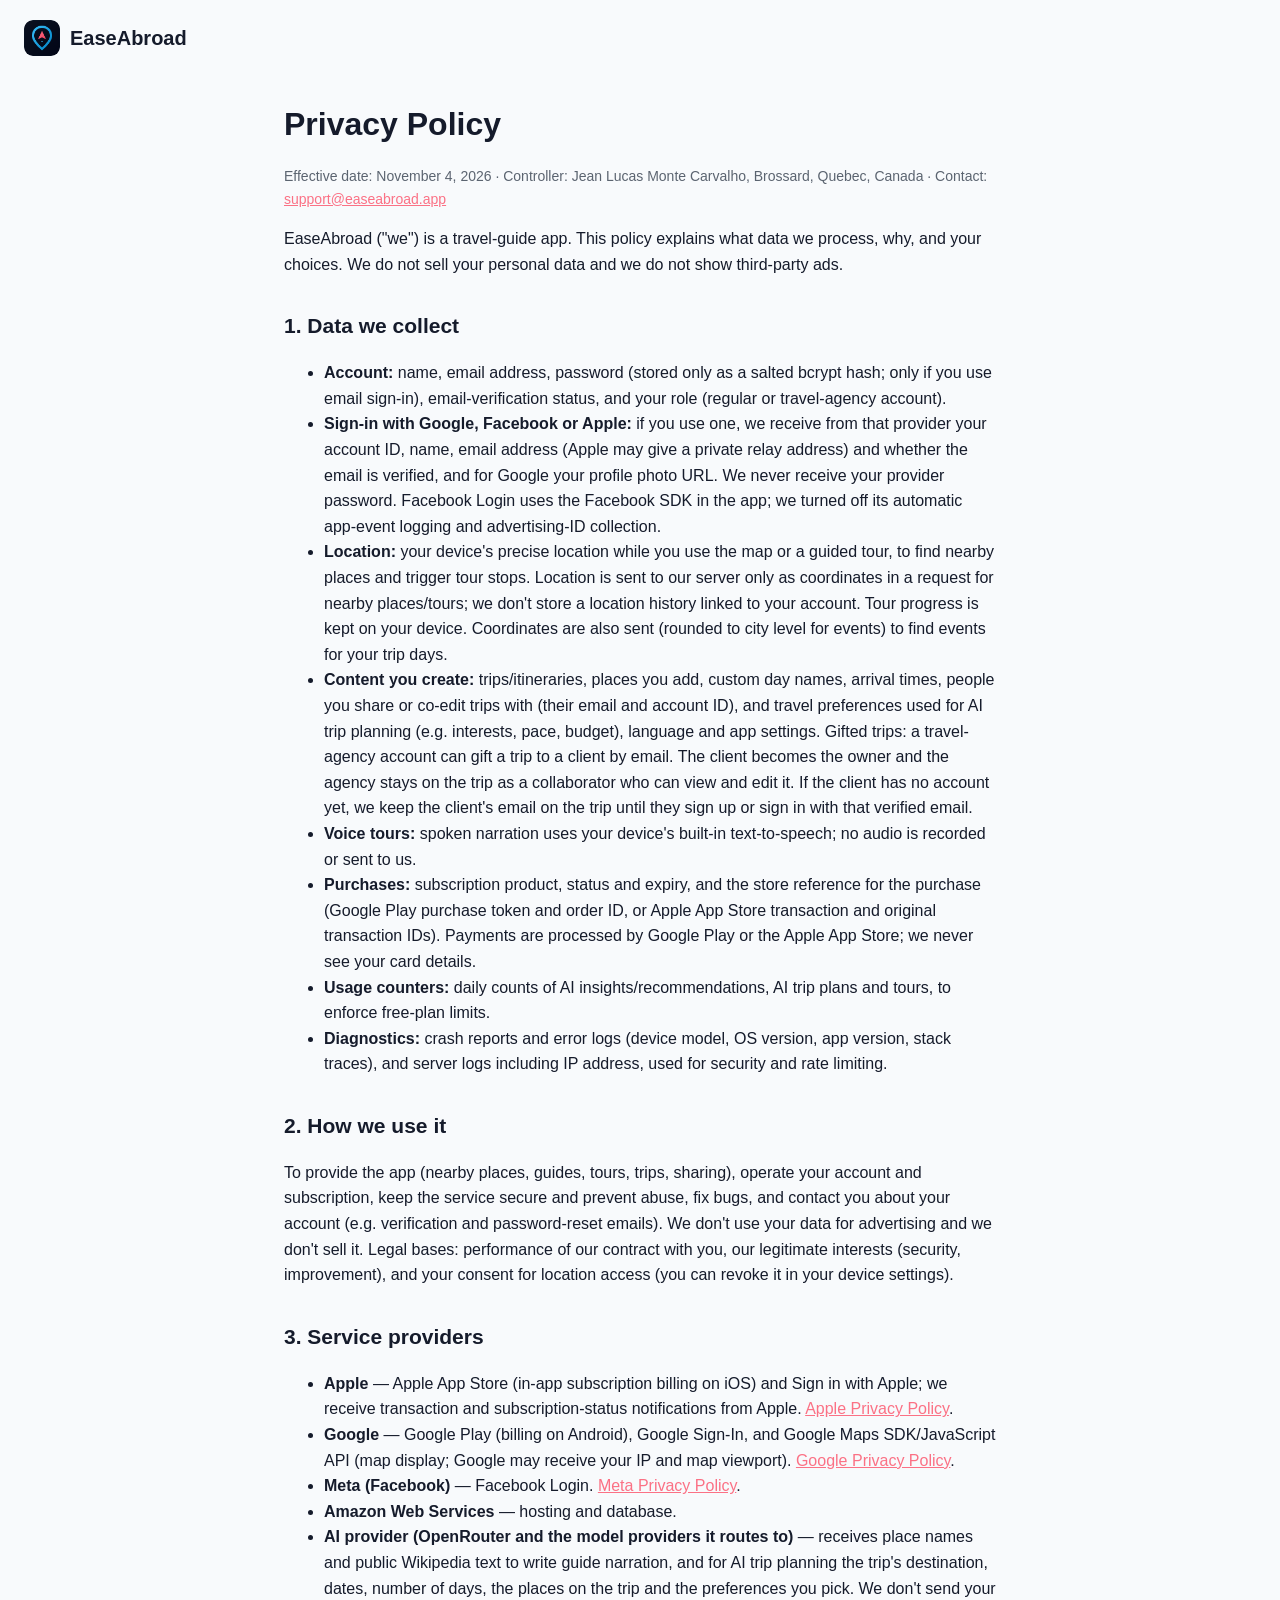
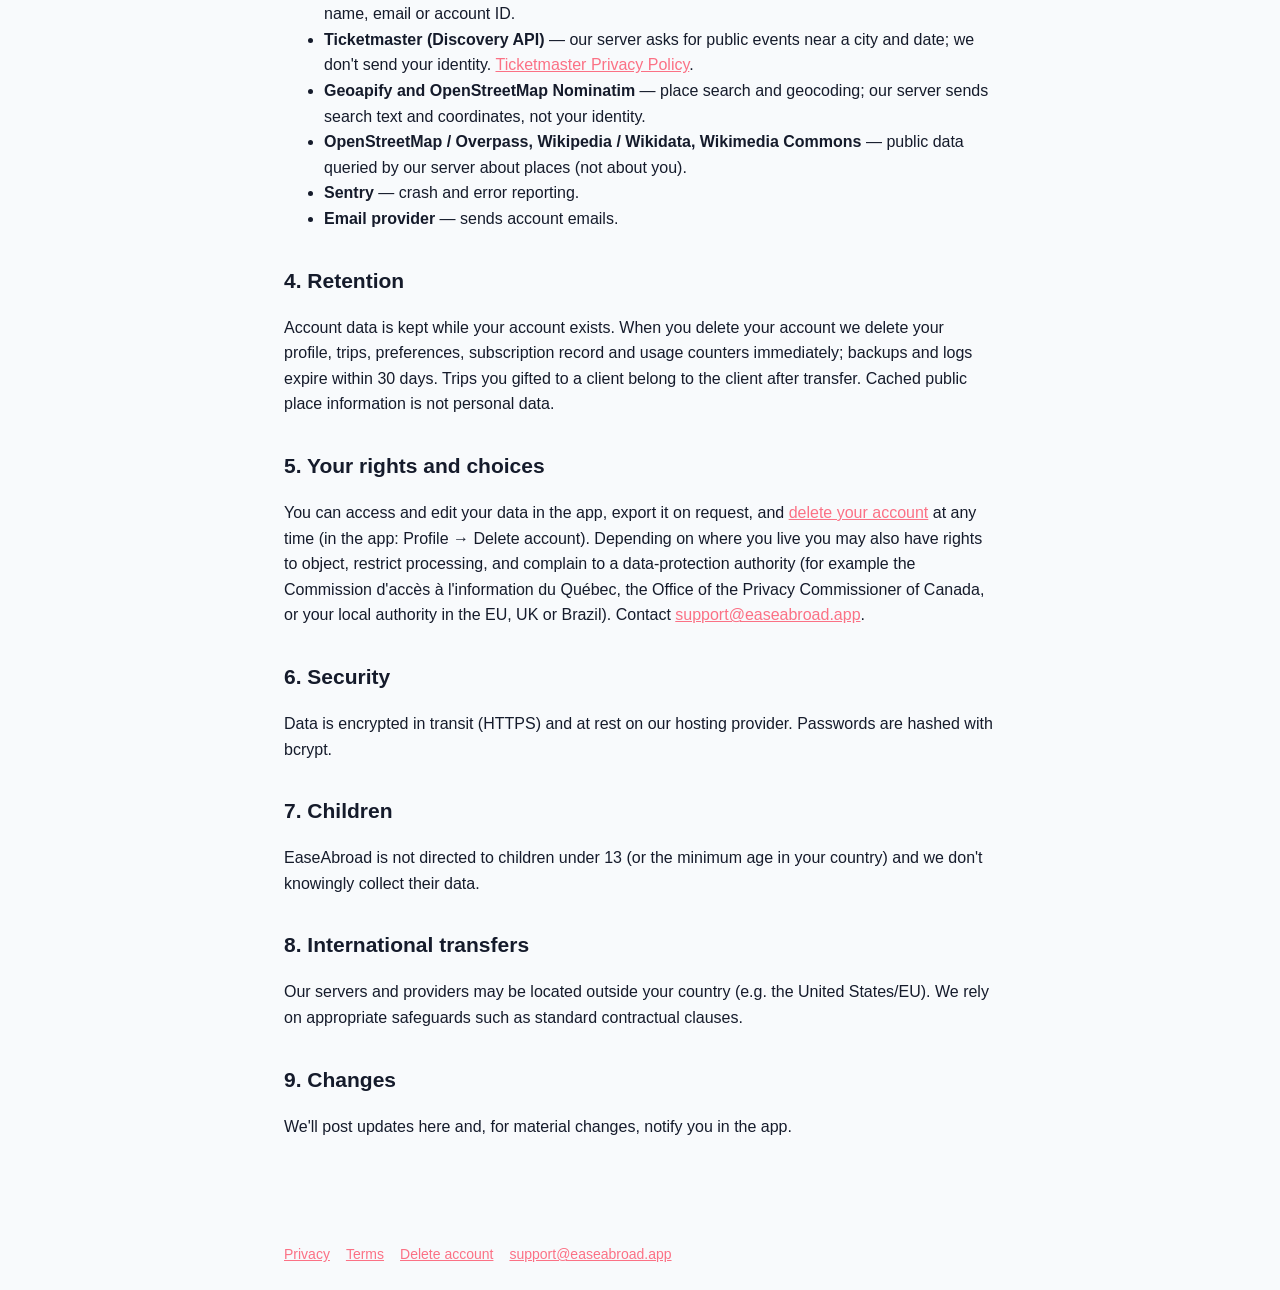
<file: privacy/index.html>
<!doctype html><html lang="en"><head>
<!-- Google Tag Manager -->
<script>(function(w,d,s,l,i){w[l]=w[l]||[];w[l].push({'gtm.start':
new Date().getTime(),event:'gtm.js'});var f=d.getElementsByTagName(s)[0],
j=d.createElement(s),dl=l!='dataLayer'?'&l='+l:'';j.async=true;j.src=
'https://www.googletagmanager.com/gtm.js?id='+i+dl;f.parentNode.insertBefore(j,f);
})(window,document,'script','dataLayer','GTM-MGZWB75W');</script>
<!-- End Google Tag Manager -->
<script>
  window.dataLayer = window.dataLayer || [];
  function gtag(){dataLayer.push(arguments);}
  gtag('js', new Date());
</script>
<meta charset="utf-8"><meta name="viewport" content="width=device-width,initial-scale=1">
<meta name="description" content="EaseAbroad privacy policy — what data we collect, how we use it, and your rights.">
<link rel="canonical" href="https://easeabroad.app/privacy/">
<title>Privacy Policy · EaseAbroad</title><link rel="stylesheet" href="/style.css"><link rel="icon" href="/icon.png"></head><body>
<!-- Google Tag Manager (noscript) -->
<noscript><iframe src="https://www.googletagmanager.com/ns.html?id=GTM-MGZWB75W"
height="0" width="0" style="display:none;visibility:hidden"></iframe></noscript>
<!-- End Google Tag Manager (noscript) -->
<header><img src="/icon.png" alt=""><a href="/">EaseAbroad</a></header><main>
<h1>Privacy Policy</h1><p class="muted">Effective date: November 4, 2026 · Controller: Jean Lucas Monte Carvalho, Brossard, Quebec, Canada · Contact: <a href="mailto:support@easeabroad.app">support@easeabroad.app</a></p>
<p>EaseAbroad ("we") is a travel-guide app. This policy explains what data we process, why, and your choices. We do not sell your personal data and we do not show third-party ads.</p>
<h2>1. Data we collect</h2>
<ul>
<li><strong>Account:</strong> name, email address, password (stored only as a salted bcrypt hash; only if you use email sign-in), email-verification status, and your role (regular or travel-agency account).</li>
<li><strong>Sign-in with Google, Facebook or Apple:</strong> if you use one, we receive from that provider your account ID, name, email address (Apple may give a private relay address) and whether the email is verified, and for Google your profile photo URL. We never receive your provider password. Facebook Login uses the Facebook SDK in the app; we turned off its automatic app-event logging and advertising-ID collection.</li>
<li><strong>Location:</strong> your device's precise location while you use the map or a guided tour, to find nearby places and trigger tour stops. Location is sent to our server only as coordinates in a request for nearby places/tours; we don't store a location history linked to your account. Tour progress is kept on your device. Coordinates are also sent (rounded to city level for events) to find events for your trip days.</li>
<li><strong>Content you create:</strong> trips/itineraries, places you add, custom day names, arrival times, people you share or co-edit trips with (their email and account ID), and travel preferences used for AI trip planning (e.g. interests, pace, budget), language and app settings. Gifted trips: a travel-agency account can gift a trip to a client by email. The client becomes the owner and the agency stays on the trip as a collaborator who can view and edit it. If the client has no account yet, we keep the client's email on the trip until they sign up or sign in with that verified email.</li>
<li><strong>Voice tours:</strong> spoken narration uses your device's built-in text-to-speech; no audio is recorded or sent to us.</li>
<li><strong>Purchases:</strong> subscription product, status and expiry, and the store reference for the purchase (Google Play purchase token and order ID, or Apple App Store transaction and original transaction IDs). Payments are processed by Google Play or the Apple App Store; we never see your card details.</li>
<li><strong>Usage counters:</strong> daily counts of AI insights/recommendations, AI trip plans and tours, to enforce free-plan limits.</li>
<li><strong>Diagnostics:</strong> crash reports and error logs (device model, OS version, app version, stack traces), and server logs including IP address, used for security and rate limiting.</li>
</ul>
<h2>2. How we use it</h2>
<p>To provide the app (nearby places, guides, tours, trips, sharing), operate your account and subscription, keep the service secure and prevent abuse, fix bugs, and contact you about your account (e.g. verification and password-reset emails). We don't use your data for advertising and we don't sell it. Legal bases: performance of our contract with you, our legitimate interests (security, improvement), and your consent for location access (you can revoke it in your device settings).</p>
<h2>3. Service providers</h2>
<ul>
<li><strong>Apple</strong> — Apple App Store (in-app subscription billing on iOS) and Sign in with Apple; we receive transaction and subscription-status notifications from Apple. <a href="https://www.apple.com/legal/privacy/">Apple Privacy Policy</a>.</li>
<li><strong>Google</strong> — Google Play (billing on Android), Google Sign-In, and Google Maps SDK/JavaScript API (map display; Google may receive your IP and map viewport). <a href="https://policies.google.com/privacy">Google Privacy Policy</a>.</li>
<li><strong>Meta (Facebook)</strong> — Facebook Login. <a href="https://www.facebook.com/privacy/policy/">Meta Privacy Policy</a>.</li>
<li><strong>Amazon Web Services</strong> — hosting and database.</li>
<li><strong>AI provider (OpenRouter and the model providers it routes to)</strong> — receives place names and public Wikipedia text to write guide narration, and for AI trip planning the trip's destination, dates, number of days, the places on the trip and the preferences you pick. We don't send your name, email or account ID.</li>
<li><strong>Ticketmaster (Discovery API)</strong> — our server asks for public events near a city and date; we don't send your identity. <a href="https://privacy.ticketmaster.com/privacy-policy">Ticketmaster Privacy Policy</a>.</li>
<li><strong>Geoapify and OpenStreetMap Nominatim</strong> — place search and geocoding; our server sends search text and coordinates, not your identity.</li>
<li><strong>OpenStreetMap / Overpass, Wikipedia / Wikidata, Wikimedia Commons</strong> — public data queried by our server about places (not about you).</li>
<li><strong>Sentry</strong> — crash and error reporting.</li>
<li><strong>Email provider</strong> — sends account emails.</li>
</ul>
<h2>4. Retention</h2>
<p>Account data is kept while your account exists. When you delete your account we delete your profile, trips, preferences, subscription record and usage counters immediately; backups and logs expire within 30 days. Trips you gifted to a client belong to the client after transfer. Cached public place information is not personal data.</p>
<h2>5. Your rights and choices</h2>
<p>You can access and edit your data in the app, export it on request, and <a href="https://easeabroad.app/delete-account/">delete your account</a> at any time (in the app: Profile → Delete account). Depending on where you live you may also have rights to object, restrict processing, and complain to a data-protection authority (for example the Commission d'accès à l'information du Québec, the Office of the Privacy Commissioner of Canada, or your local authority in the EU, UK or Brazil). Contact <a href="mailto:support@easeabroad.app">support@easeabroad.app</a>.</p>
<h2>6. Security</h2><p>Data is encrypted in transit (HTTPS) and at rest on our hosting provider. Passwords are hashed with bcrypt.</p>
<h2>7. Children</h2><p>EaseAbroad is not directed to children under 13 (or the minimum age in your country) and we don't knowingly collect their data.</p>
<h2>8. International transfers</h2><p>Our servers and providers may be located outside your country (e.g. the United States/EU). We rely on appropriate safeguards such as standard contractual clauses.</p>
<h2>9. Changes</h2><p>We'll post updates here and, for material changes, notify you in the app.</p>
</main><footer><a href="/privacy">Privacy</a><a href="/terms">Terms</a><a href="https://easeabroad.app/delete-account/">Delete account</a><a href="mailto:support@easeabroad.app">support@easeabroad.app</a></footer></body></html>
</file>
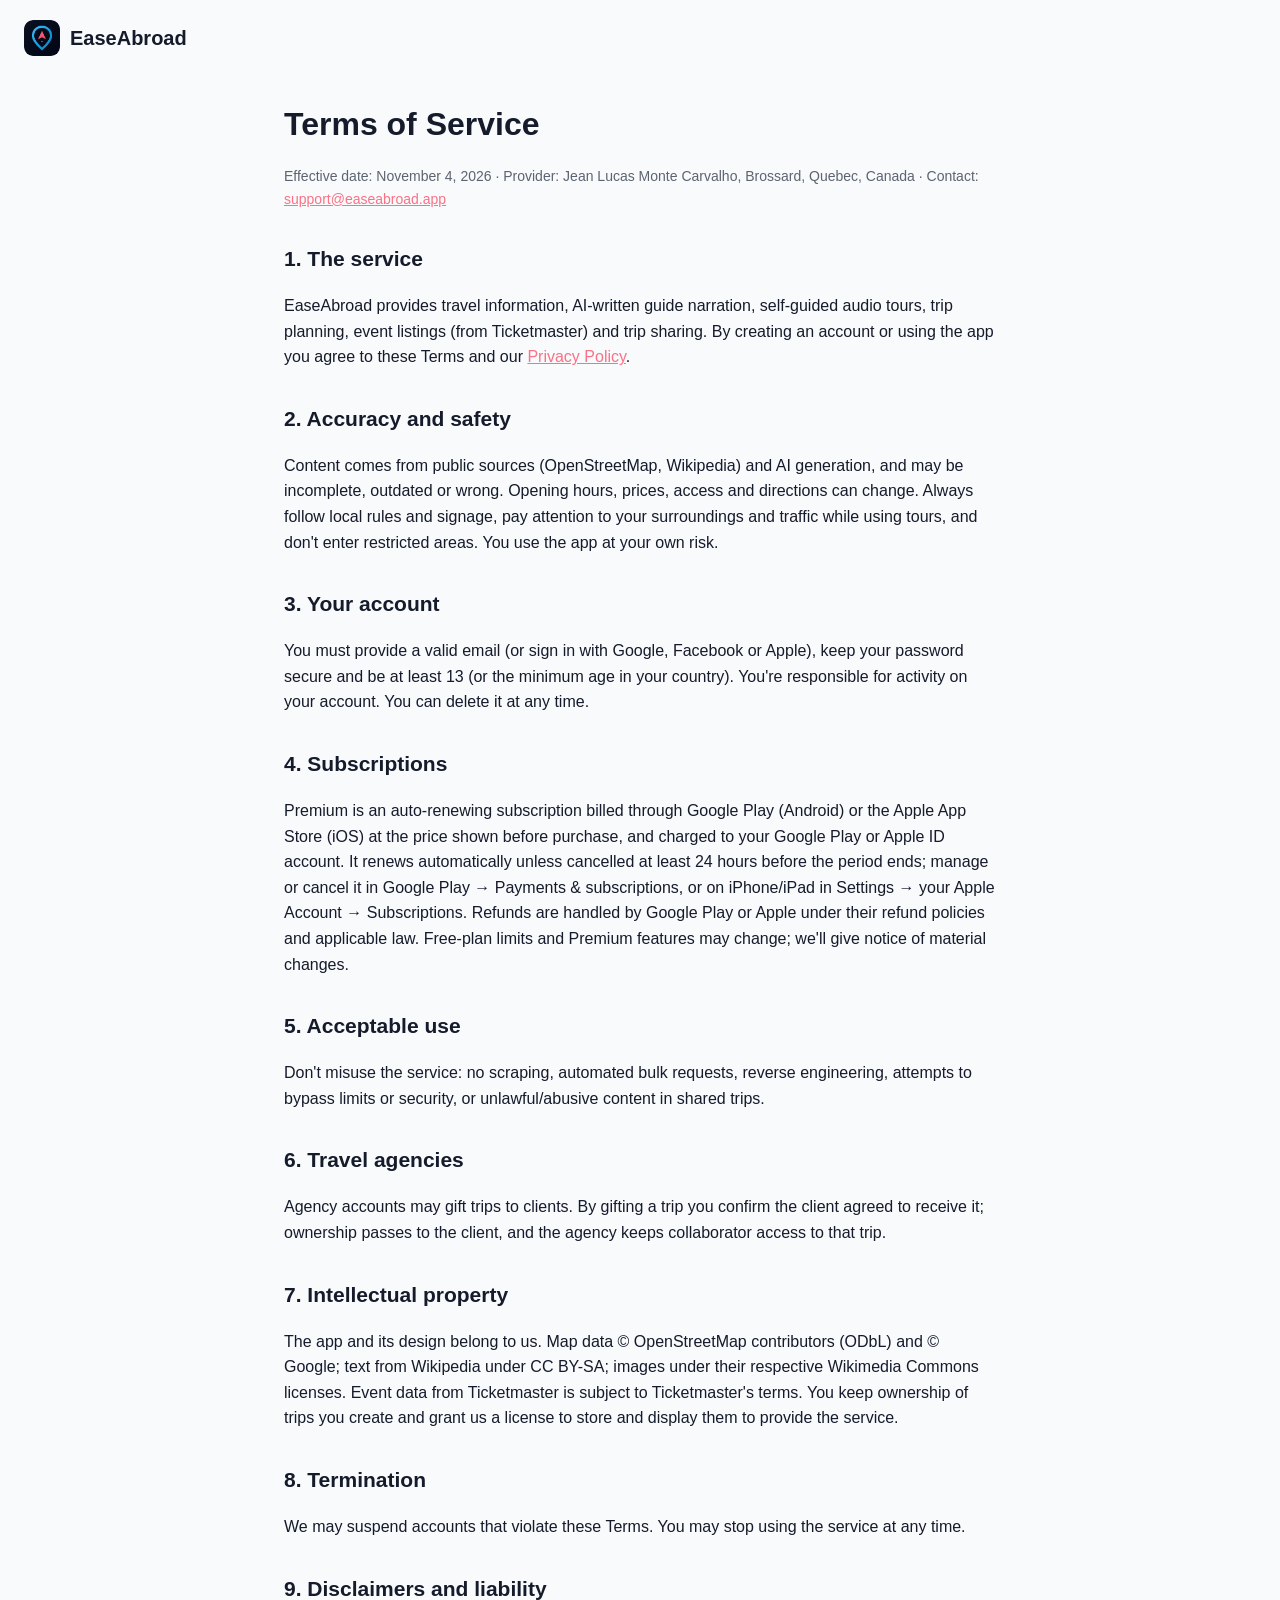
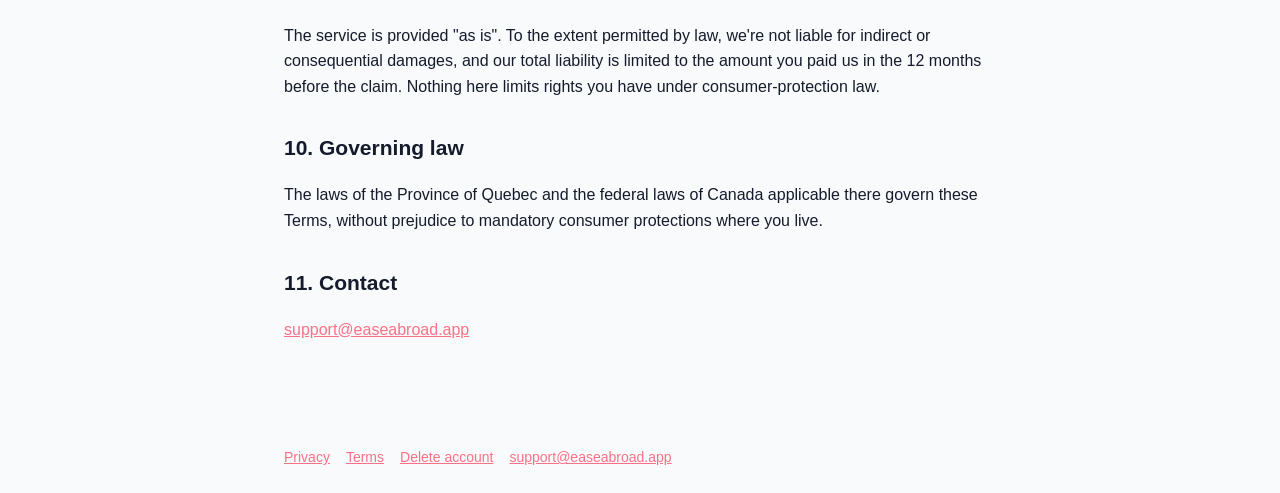
<file: terms/index.html>
<!doctype html><html lang="en"><head>
<!-- Google Tag Manager -->
<script>(function(w,d,s,l,i){w[l]=w[l]||[];w[l].push({'gtm.start':
new Date().getTime(),event:'gtm.js'});var f=d.getElementsByTagName(s)[0],
j=d.createElement(s),dl=l!='dataLayer'?'&l='+l:'';j.async=true;j.src=
'https://www.googletagmanager.com/gtm.js?id='+i+dl;f.parentNode.insertBefore(j,f);
})(window,document,'script','dataLayer','GTM-MGZWB75W');</script>
<!-- End Google Tag Manager -->
<script>
  window.dataLayer = window.dataLayer || [];
  function gtag(){dataLayer.push(arguments);}
  gtag('js', new Date());
</script>
<meta charset="utf-8"><meta name="viewport" content="width=device-width,initial-scale=1">
<meta name="description" content="EaseAbroad terms of service — rules for using the app, subscriptions, and liability.">
<link rel="canonical" href="https://easeabroad.app/terms/">
<title>Terms of Service · EaseAbroad</title><link rel="stylesheet" href="/style.css"><link rel="icon" href="/icon.png"></head><body>
<!-- Google Tag Manager (noscript) -->
<noscript><iframe src="https://www.googletagmanager.com/ns.html?id=GTM-MGZWB75W"
height="0" width="0" style="display:none;visibility:hidden"></iframe></noscript>
<!-- End Google Tag Manager (noscript) -->
<header><img src="/icon.png" alt=""><a href="/">EaseAbroad</a></header><main>
<h1>Terms of Service</h1><p class="muted">Effective date: November 4, 2026 · Provider: Jean Lucas Monte Carvalho, Brossard, Quebec, Canada · Contact: <a href="mailto:support@easeabroad.app">support@easeabroad.app</a></p>
<h2>1. The service</h2><p>EaseAbroad provides travel information, AI-written guide narration, self-guided audio tours, trip planning, event listings (from Ticketmaster) and trip sharing. By creating an account or using the app you agree to these Terms and our <a href="/privacy">Privacy Policy</a>.</p>
<h2>2. Accuracy and safety</h2><p>Content comes from public sources (OpenStreetMap, Wikipedia) and AI generation, and may be incomplete, outdated or wrong. Opening hours, prices, access and directions can change. Always follow local rules and signage, pay attention to your surroundings and traffic while using tours, and don't enter restricted areas. You use the app at your own risk.</p>
<h2>3. Your account</h2><p>You must provide a valid email (or sign in with Google, Facebook or Apple), keep your password secure and be at least 13 (or the minimum age in your country). You're responsible for activity on your account. You can delete it at any time.</p>
<h2>4. Subscriptions</h2><p>Premium is an auto-renewing subscription billed through Google Play (Android) or the Apple App Store (iOS) at the price shown before purchase, and charged to your Google Play or Apple ID account. It renews automatically unless cancelled at least 24 hours before the period ends; manage or cancel it in Google Play → Payments &amp; subscriptions, or on iPhone/iPad in Settings → your Apple Account → Subscriptions. Refunds are handled by Google Play or Apple under their refund policies and applicable law. Free-plan limits and Premium features may change; we'll give notice of material changes.</p>
<h2>5. Acceptable use</h2><p>Don't misuse the service: no scraping, automated bulk requests, reverse engineering, attempts to bypass limits or security, or unlawful/abusive content in shared trips.</p>
<h2>6. Travel agencies</h2><p>Agency accounts may gift trips to clients. By gifting a trip you confirm the client agreed to receive it; ownership passes to the client, and the agency keeps collaborator access to that trip.</p>
<h2>7. Intellectual property</h2><p>The app and its design belong to us. Map data © OpenStreetMap contributors (ODbL) and © Google; text from Wikipedia under CC BY-SA; images under their respective Wikimedia Commons licenses. Event data from Ticketmaster is subject to Ticketmaster's terms. You keep ownership of trips you create and grant us a license to store and display them to provide the service.</p>
<h2>8. Termination</h2><p>We may suspend accounts that violate these Terms. You may stop using the service at any time.</p>
<h2>9. Disclaimers and liability</h2><p>The service is provided "as is". To the extent permitted by law, we're not liable for indirect or consequential damages, and our total liability is limited to the amount you paid us in the 12 months before the claim. Nothing here limits rights you have under consumer-protection law.</p>
<h2>10. Governing law</h2><p>The laws of the Province of Quebec and the federal laws of Canada applicable there govern these Terms, without prejudice to mandatory consumer protections where you live.</p>
<h2>11. Contact</h2><p><a href="mailto:support@easeabroad.app">support@easeabroad.app</a></p>
</main><footer><a href="/privacy">Privacy</a><a href="/terms">Terms</a><a href="https://easeabroad.app/delete-account/">Delete account</a><a href="mailto:support@easeabroad.app">support@easeabroad.app</a></footer></body></html>
</file>
<file: style.css>
:root{--coral:#FB7185;--primary:#006194;--ink:#151B2B;--muted:#5B6470;--bg:#F8FAFC;--card:#FFFFFF}
@media (prefers-color-scheme:dark){:root{--ink:#F8FAFC;--muted:#94A3B8;--bg:#0D1322;--card:#151B2B}}
html{background-color:#006194}
@media (prefers-color-scheme:dark){html{background-color:#0D1322}}
*{box-sizing:border-box}body{margin:0;font:16px/1.6 -apple-system,Segoe UI,Roboto,sans-serif;color:var(--ink);background:var(--bg)}
header{padding:20px 24px;display:flex;align-items:center;gap:10px}header a{color:inherit;text-decoration:none;font-weight:800;font-size:20px}
header img{width:36px;height:36px;border-radius:9px}
main{max-width:760px;margin:0 auto;padding:8px 24px 64px}h1{font-size:32px;line-height:1.2}h2{margin-top:32px;font-size:21px}
a{color:var(--coral)}.muted{color:var(--muted);font-size:14px}.card{background:var(--card);border-radius:16px;padding:20px;margin:20px 0}
.draft{border:2px dashed var(--coral);border-radius:12px;padding:10px 14px;font-size:14px}
input{width:100%;padding:12px 14px;border-radius:12px;border:1px solid #c9ccd4;font-size:16px;margin:6px 0 14px;background:var(--bg);color:var(--ink)}
button{background:var(--coral);color:#fff;border:0;border-radius:12px;padding:12px 20px;font-weight:700;font-size:16px;cursor:pointer}
footer{max-width:760px;margin:0 auto;padding:24px;color:var(--muted);font-size:14px}footer a{margin-right:16px}
.hero{text-align:center;padding:40px 0}.hero img{width:96px;height:96px;border-radius:22px}
</file>
<file: landing.css>
/* EaseAbroad Landing Page Stylesheet (Stitch Midnight Sapphire & Azure Sky) */

:root {
  --df-indigo: #006194;
  --df-indigo-dark: #004B73;
  --df-magenta: #007BB9;
  --df-coral: #FB7185;
  --df-coral-deep: #B90538;
  --grad: linear-gradient(135deg, #004B73 0%, #006194 52%, #B90538 100%);
  --grad-subtle: linear-gradient(135deg, rgba(0,75,115,0.08) 0%, rgba(0,97,148,0.06) 50%, rgba(185,5,56,0.08) 100%);
  --grad-warm: linear-gradient(135deg, #38BDF8 0%, #006194 50%, #B90538 100%);
  --bg: #F8FAFC;
  --surface: #FFFFFF;
  --surface-2: #EAEDFF;
  --surface-hover: #E2E7FD;
  --border: #BFC7D2;
  --border-subtle: #DDE2F7;
  --ink: #151B2B;
  --muted: #3F4850;
  --muted-light: #5B6470;
  --phone-bezel: #0D1322;
  --card-shadow: 0 14px 34px rgba(13, 19, 34, 0.08);
  --phone-shadow: 0 24px 50px rgba(13, 19, 34, 0.22);
}

@media (prefers-color-scheme: dark) {
  :root {
    --bg: #0D1322;
    --surface: #151B2B;
    --surface-2: #1E293B;
    --surface-hover: #263449;
    --border: #334155;
    --border-subtle: #1E293B;
    --ink: #F8FAFC;
    --muted: #CBD5E1;
    --muted-light: #94A3B8;
    --phone-bezel: #070B14;
    --card-shadow: 0 16px 40px rgba(0, 0, 0, 0.45);
    --phone-shadow: 0 26px 60px rgba(0, 0, 0, 0.65);
  }
}

/* Page baseline */
html {
  background-color: var(--bg);
}
@media (prefers-color-scheme: dark) {
  html {
    background-color: var(--bg);
  }
}

.lp {
  overflow-x: hidden;
  background: var(--bg);
  color: var(--ink);
  font-family: -apple-system, BlinkMacSystemFont, "Segoe UI", Roboto, "Helvetica Neue", Arial, sans-serif;
  line-height: 1.6;
  -webkit-font-smoothing: antialiased;
}

.lp main {
  max-width: 1160px;
  margin: 0 auto;
  padding: 0 24px 48px;
}

/* Header */
.lp header {
  max-width: 1160px;
  margin: 0 auto;
  padding: 18px 24px;
  display: flex;
  align-items: center;
  justify-content: space-between;
  gap: 16px;
  position: sticky;
  top: 0;
  z-index: 100;
  background: rgba(248, 247, 252, 0.92);
  backdrop-filter: blur(14px);
  -webkit-backdrop-filter: blur(14px);
  border-bottom: 1px solid var(--border-subtle);
}

@media (prefers-color-scheme: dark) {
  .lp header {
    background: rgba(13, 19, 34, 0.92);
  }
}

.lp .brand {
  display: inline-flex;
  align-items: center;
  gap: 12px;
  font-weight: 800;
  font-size: 20px;
  color: var(--ink);
  text-decoration: none;
  letter-spacing: -0.4px;
}

.lp .brand img {
  width: 38px;
  height: 38px;
  border-radius: 10px;
  box-shadow: 0 4px 12px rgba(59, 42, 160, 0.25);
}

.lp header nav {
  display: flex;
  align-items: center;
  gap: 6px;
}

.lp header nav a.nav-link {
  font-weight: 600;
  font-size: 14.5px;
  color: var(--muted);
  text-decoration: none;
  padding: 8px 12px;
  border-radius: 9px;
  transition: color 0.15s, background 0.15s;
}

.lp header nav a.nav-link:hover {
  color: var(--ink);
  background: var(--surface-2);
}

.lp header nav a.login {
  color: var(--ink);
  font-weight: 600;
  font-size: 14.5px;
  padding: 8px 14px;
  border-radius: 10px;
  border: 1px solid var(--border);
  text-decoration: none;
  margin-left: 6px;
  transition: all 0.15s;
}

.lp header nav a.login:hover {
  border-color: var(--df-coral);
  color: var(--df-coral);
}

.lp header nav a.nav-cta {
  background: var(--grad);
  color: #fff;
  font-weight: 700;
  font-size: 14px;
  padding: 9px 16px;
  border-radius: 10px;
  text-decoration: none;
  margin-left: 6px;
  box-shadow: 0 6px 16px rgba(168, 50, 111, 0.28);
  transition: opacity 0.15s, transform 0.15s;
}

.lp header nav a.nav-cta:hover {
  opacity: 0.95;
  transform: translateY(-1px);
}

/* Mobile sub-navigation bar */
.mobile-subnav {
  display: none;
}

@media (max-width: 900px) {
  .lp header nav a.nav-link {
    display: none;
  }
  .mobile-subnav {
    display: flex;
    overflow-x: auto;
    white-space: nowrap;
    padding: 10px 20px;
    gap: 8px;
    background: var(--surface-2);
    border-bottom: 1px solid var(--border-subtle);
    -webkit-overflow-scrolling: touch;
    scrollbar-width: none;
  }
  .mobile-subnav::-webkit-scrollbar {
    display: none;
  }
  .mobile-subnav a {
    font-size: 13px;
    font-weight: 600;
    color: var(--muted);
    text-decoration: none;
    padding: 5px 11px;
    background: var(--surface);
    border: 1px solid var(--border);
    border-radius: 999px;
  }
}

/* Hero Section */
.hero2 {
  display: grid;
  grid-template-columns: 1.15fr 0.85fr;
  gap: 48px;
  align-items: center;
  padding: 48px 0 64px;
}

.eyebrow-pill {
  display: inline-flex;
  align-items: center;
  gap: 8px;
  padding: 6px 14px;
  border-radius: 999px;
  background: var(--surface-2);
  border: 1px solid var(--border);
  color: var(--df-indigo);
  font-size: 12.5px;
  font-weight: 700;
  letter-spacing: 0.2px;
  margin-bottom: 18px;
}

@media (prefers-color-scheme: dark) {
  .eyebrow-pill {
    color: #C0B4FF;
  }
}

.eyebrow-pill .dot {
  width: 7px;
  height: 7px;
  border-radius: 50%;
  background: var(--df-coral);
  box-shadow: 0 0 8px var(--df-coral);
}

.hero2 h1 {
  font-size: clamp(34px, 4.4vw, 54px);
  line-height: 1.1;
  letter-spacing: -1.4px;
  margin: 0 0 20px;
  font-weight: 800;
  color: var(--ink);
}

.hero2 h1 span {
  background: var(--grad);
  -webkit-background-clip: text;
  background-clip: text;
  color: transparent;
}

.hero2 p.lead {
  font-size: 18.5px;
  line-height: 1.55;
  color: var(--muted);
  max-width: 560px;
  margin: 0 0 30px;
}

.hero-actions, .cta-actions {
  display: flex;
  flex-wrap: wrap;
  align-items: center;
  gap: 14px;
  margin-bottom: 28px;
}

.btn-primary {
  display: inline-flex;
  align-items: center;
  justify-content: center;
  background: var(--grad);
  color: #fff;
  border-radius: 14px;
  padding: 14px 26px;
  font-weight: 700;
  font-size: 16.5px;
  text-decoration: none;
  box-shadow: 0 10px 28px rgba(168, 50, 111, 0.35);
  white-space: nowrap;
  transition: transform 0.15s, opacity 0.15s;
}

.btn-primary:hover {
  transform: translateY(-1px);
  opacity: 0.96;
}

.badge {
  display: inline-flex;
  align-items: center;
  gap: 12px;
  background: #111;
  color: #fff;
  border-radius: 14px;
  padding: 10px 18px;
  text-decoration: none;
  box-shadow: 0 8px 24px rgba(0, 0, 0, 0.18);
  transition: transform 0.15s ease, opacity 0.15s ease;
}

.badge:hover {
  transform: translateY(-1px);
  opacity: 0.95;
}

.badge-soon {
  position: relative;
  opacity: 0.92;
  cursor: default;
}

.badge-soon:hover {
  transform: none;
}

.badge-tag {
  display: inline-block;
  background: rgba(255, 255, 255, 0.2);
  color: #fff;
  font-size: 9px;
  font-weight: 700;
  letter-spacing: 0.5px;
  text-transform: uppercase;
  padding: 2px 6px;
  border-radius: 6px;
  margin-left: 6px;
  vertical-align: middle;
}

@media (prefers-color-scheme: dark) {
  .badge-tag {
    background: rgba(0, 0, 0, 0.12);
    color: #111;
  }
}

.badge svg {
  width: 24px;
  height: 24px;
}

.badge small {
  display: block;
  font-size: 10.5px;
  letter-spacing: 0.5px;
  text-transform: uppercase;
  opacity: 0.8;
}

.badge b {
  display: block;
  font-size: 17px;
  line-height: 1.1;
}

@media (prefers-color-scheme: dark) {
  .badge {
    background: #fff;
    color: #111;
  }
}

.hero-pills {
  display: flex;
  flex-wrap: wrap;
  gap: 8px;
}

.pill-chip {
  display: inline-flex;
  align-items: center;
  font-size: 13px;
  font-weight: 600;
  color: var(--muted);
  text-decoration: none;
  padding: 6px 12px;
  border-radius: 999px;
  background: var(--surface);
  border: 1px solid var(--border);
  transition: all 0.15s;
}

.pill-chip:hover {
  color: var(--ink);
  border-color: var(--df-magenta);
}

/* Phones 3D stage in Hero */
.phones-stage {
  position: relative;
  height: 520px;
  display: flex;
  align-items: center;
  justify-content: center;
}

.phones-stage .blob {
  position: absolute;
  inset: 20px -20px;
  background: var(--grad);
  filter: blur(70px);
  opacity: 0.38;
  border-radius: 50%;
  pointer-events: none;
}

.phone-frame {
  position: absolute;
  margin: 0;
  border-radius: 32px;
  background: var(--phone-bezel);
  border: 7px solid var(--phone-bezel);
  box-shadow: var(--phone-shadow);
  overflow: hidden;
  transition: transform 0.3s ease;
}

.phone-frame img {
  display: block;
  width: 100%;
  height: auto;
  border-radius: 26px;
}

.phone-frame figcaption {
  position: absolute;
  bottom: 12px;
  left: 50%;
  transform: translateX(-50%);
  background: rgba(15, 12, 30, 0.88);
  color: #fff;
  font-size: 11px;
  font-weight: 700;
  padding: 4px 10px;
  border-radius: 999px;
  backdrop-filter: blur(6px);
  -webkit-backdrop-filter: blur(6px);
  pointer-events: none;
  white-space: nowrap;
}

.phone-left {
  width: 220px;
  left: 0;
  top: 40px;
  transform: rotate(-6deg) scale(0.96);
  z-index: 1;
}

.phone-center {
  width: 236px;
  left: 50%;
  top: 15px;
  transform: translateX(-50%);
  z-index: 3;
  box-shadow: 0 30px 70px rgba(25, 10, 45, 0.32);
}

.phone-right {
  width: 215px;
  right: 0;
  top: 55px;
  transform: rotate(6deg) scale(0.94);
  z-index: 2;
}

.phone-frame:hover {
  transform: translateY(-4px) scale(1.02);
  z-index: 4;
}

/* Section Headings */
.section-block {
  padding: 48px 0 32px;
}

.section-head {
  text-align: center;
  max-width: 720px;
  margin: 0 auto 36px;
}

.section-tag {
  display: inline-block;
  font-size: 12px;
  font-weight: 800;
  letter-spacing: 1px;
  text-transform: uppercase;
  color: var(--df-coral);
  margin-bottom: 8px;
}

.section-head h2 {
  font-size: clamp(28px, 3.6vw, 42px);
  line-height: 1.15;
  letter-spacing: -1px;
  margin: 0 0 12px;
  color: var(--ink);
  font-weight: 800;
}

.section-head p {
  font-size: 17px;
  color: var(--muted);
  line-height: 1.5;
  margin: 0;
}

/* Bento Grid */
.bento-grid {
  display: grid;
  grid-template-columns: repeat(3, 1fr);
  gap: 22px;
}

.bento-card {
  background: var(--surface);
  border: 1px solid var(--border);
  border-radius: 26px;
  padding: 28px;
  display: flex;
  flex-direction: column;
  justify-content: space-between;
  box-shadow: var(--card-shadow);
  transition: transform 0.2s, box-shadow 0.2s;
}

.bento-card:hover {
  transform: translateY(-2px);
  box-shadow: 0 20px 45px rgba(35, 20, 60, 0.12);
}

.bento-wide {
  grid-column: span 3;
  display: grid;
  grid-template-columns: 1.1fr 1fr;
  gap: 32px;
  align-items: center;
}

.bento-text .ico {
  width: 44px;
  height: 44px;
  border-radius: 12px;
  background: var(--grad);
  display: inline-flex;
  align-items: center;
  justify-content: center;
  font-size: 22px;
  margin-bottom: 14px;
}

.card-kicker {
  display: block;
  font-size: 11.5px;
  font-weight: 800;
  letter-spacing: 0.8px;
  text-transform: uppercase;
  color: var(--df-magenta);
  margin-bottom: 6px;
}

.bento-text h3 {
  font-size: 22px;
  line-height: 1.25;
  letter-spacing: -0.4px;
  margin: 0 0 10px;
  color: var(--ink);
  font-weight: 700;
}

.bento-wide .bento-text h3 {
  font-size: 26px;
}

.bento-text p {
  color: var(--muted);
  font-size: 15px;
  line-height: 1.55;
  margin: 0 0 14px;
}

.bento-text code {
  font-size: 13.5px;
  background: var(--surface-2);
  color: var(--df-indigo);
  padding: 2px 6px;
  border-radius: 6px;
  font-family: inherit;
  font-weight: 600;
}

@media (prefers-color-scheme: dark) {
  .bento-text code {
    color: #C0B4FF;
  }
}

.check-list {
  list-style: none;
  padding: 0;
  margin: 16px 0 0;
}

.check-list li {
  position: relative;
  padding-left: 24px;
  font-size: 14.5px;
  color: var(--ink);
  margin-bottom: 8px;
  font-weight: 500;
}

.check-list li::before {
  content: "✓";
  position: absolute;
  left: 0;
  color: var(--df-coral);
  font-weight: 800;
}

/* Phone showcases inside bento cards */
.phone-showcase {
  background: var(--phone-bezel);
  border: 7px solid var(--phone-bezel);
  border-radius: 28px;
  overflow: hidden;
  box-shadow: 0 16px 36px rgba(25, 12, 40, 0.25);
  margin: 14px auto 0;
  width: 100%;
  max-width: 250px;
}

.phone-showcase.single {
  max-width: 240px;
}

.phone-showcase img {
  display: block;
  width: 100%;
  height: auto;
  border-radius: 22px;
}

.bento-pair-phones {
  display: flex;
  gap: 16px;
  justify-content: center;
  align-items: center;
}

.bento-pair-phones .phone-showcase {
  max-width: 210px;
  margin: 0;
}

/* Events Spotlight Section */
.events-spotlight {
  margin: 64px 0;
  background: var(--surface);
  border: 1px solid var(--border);
  border-radius: 30px;
  padding: 44px;
  display: grid;
  grid-template-columns: 1.2fr 0.8fr;
  gap: 40px;
  align-items: center;
  box-shadow: var(--card-shadow);
  position: relative;
  overflow: hidden;
}

.events-spotlight::before {
  content: "";
  position: absolute;
  top: -60px;
  right: -60px;
  width: 260px;
  height: 260px;
  background: var(--grad);
  border-radius: 50%;
  filter: blur(80px);
  opacity: 0.18;
  pointer-events: none;
}

.events-content h2 {
  font-size: clamp(26px, 3.2vw, 36px);
  line-height: 1.2;
  letter-spacing: -0.8px;
  margin: 8px 0 14px;
  color: var(--ink);
  font-weight: 800;
}

.events-lead {
  font-size: 16.5px;
  color: var(--muted);
  line-height: 1.55;
  margin: 0 0 24px;
}

.events-points {
  display: flex;
  flex-direction: column;
  gap: 18px;
  margin-bottom: 26px;
}

.event-point {
  display: flex;
  gap: 14px;
  align-items: flex-start;
}

.ep-icon {
  font-size: 24px;
  line-height: 1;
}

.event-point h4 {
  font-size: 16px;
  margin: 0 0 4px;
  color: var(--ink);
  font-weight: 700;
}

.event-point p {
  font-size: 14px;
  margin: 0;
  color: var(--muted);
  line-height: 1.5;
}

.partner-row {
  display: flex;
  flex-wrap: wrap;
  align-items: center;
  gap: 10px;
}

.partner-badge {
  display: inline-flex;
  align-items: center;
  font-size: 12.5px;
  font-weight: 700;
  padding: 6px 12px;
  border-radius: 999px;
  background: var(--surface-2);
  border: 1px solid var(--border);
  color: var(--ink);
}

.btn-secondary {
  display: inline-flex;
  align-items: center;
  font-size: 13.5px;
  font-weight: 700;
  color: var(--df-coral);
  text-decoration: none;
  padding: 6px 12px;
  border-radius: 8px;
  transition: opacity 0.15s;
}

.btn-secondary:hover {
  opacity: 0.8;
}

.events-phone-wrap {
  display: flex;
  justify-content: center;
}

.featured-phone {
  max-width: 270px;
  box-shadow: 0 24px 60px rgba(35, 15, 60, 0.28);
}

/* Travel Agency Section */
.agency-section {
  margin: 64px 0;
  background: linear-gradient(135deg, #18123A 0%, #29153A 50%, #2C1825 100%);
  color: #fff;
  border-radius: 30px;
  padding: 48px;
  box-shadow: 0 24px 60px rgba(18, 12, 35, 0.35);
  position: relative;
  overflow: hidden;
}

.agency-section::before {
  content: "";
  position: absolute;
  inset: 0;
  background: radial-gradient(circle at 10% 20%, rgba(168, 50, 111, 0.25) 0%, transparent 50%),
              radial-gradient(circle at 90% 80%, rgba(201, 74, 42, 0.22) 0%, transparent 50%);
  pointer-events: none;
}

.agency-grid {
  display: grid;
  grid-template-columns: 1.25fr 0.75fr;
  gap: 44px;
  align-items: center;
  position: relative;
  z-index: 1;
}

.agency-pill {
  display: inline-block;
  font-size: 11.5px;
  font-weight: 800;
  letter-spacing: 1px;
  color: #FFA278;
  margin-bottom: 10px;
}

.agency-copy h2 {
  font-size: clamp(26px, 3.4vw, 38px);
  line-height: 1.15;
  letter-spacing: -0.8px;
  margin: 0 0 14px;
  color: #fff;
  font-weight: 800;
}

.agency-lead {
  font-size: 16.5px;
  line-height: 1.55;
  color: rgba(255, 255, 255, 0.85);
  margin: 0 0 28px;
}

.agency-steps {
  display: flex;
  flex-direction: column;
  gap: 16px;
  margin-bottom: 30px;
}

.agency-step {
  display: flex;
  gap: 16px;
  align-items: flex-start;
}

.step-num {
  flex-shrink: 0;
  width: 32px;
  height: 32px;
  border-radius: 50%;
  background: var(--grad-warm);
  color: #fff;
  font-weight: 800;
  font-size: 15px;
  display: flex;
  align-items: center;
  justify-content: center;
  box-shadow: 0 4px 12px rgba(255, 95, 74, 0.4);
}

.agency-step h4 {
  font-size: 16px;
  margin: 0 0 4px;
  color: #fff;
  font-weight: 700;
}

.agency-step p {
  font-size: 14px;
  margin: 0;
  color: rgba(255, 255, 255, 0.75);
  line-height: 1.5;
}

.agency-actions {
  display: flex;
  flex-wrap: wrap;
  gap: 12px;
  align-items: center;
}

.btn-agency-primary {
  display: inline-flex;
  align-items: center;
  justify-content: center;
  background: var(--grad-warm);
  color: #fff;
  font-weight: 700;
  font-size: 15.5px;
  padding: 13px 24px;
  border-radius: 12px;
  text-decoration: none;
  box-shadow: 0 8px 24px rgba(255, 95, 74, 0.35);
  transition: transform 0.15s, opacity 0.15s;
}

.btn-agency-primary:hover {
  transform: translateY(-1px);
  opacity: 0.95;
}

.btn-agency-outline {
  display: inline-flex;
  align-items: center;
  justify-content: center;
  border: 1px solid rgba(255, 255, 255, 0.3);
  color: #fff;
  font-weight: 600;
  font-size: 15px;
  padding: 12px 20px;
  border-radius: 12px;
  text-decoration: none;
  background: rgba(255, 255, 255, 0.08);
  transition: background 0.15s;
}

.btn-agency-outline:hover {
  background: rgba(255, 255, 255, 0.16);
}

.agency-phone-col {
  display: flex;
  flex-direction: column;
  align-items: center;
}

.agency-caption {
  font-size: 12.5px;
  color: rgba(255, 255, 255, 0.65);
  margin-top: 10px;
  text-align: center;
}

/* Bottom CTA */
.cta {
  background: var(--grad);
  color: #fff;
  border-radius: 28px;
  padding: 48px 32px;
  text-align: center;
  margin: 64px 0 32px;
  box-shadow: 0 20px 50px rgba(59, 42, 160, 0.28);
}

.cta h2 {
  margin: 0 0 10px;
  font-size: clamp(26px, 3.4vw, 36px);
  letter-spacing: -0.6px;
  font-weight: 800;
}

.cta p {
  margin: 0 auto 26px;
  font-size: 17px;
  max-width: 620px;
  opacity: 0.95;
  line-height: 1.5;
}

.cta p a {
  color: #fff;
  font-weight: 700;
  text-decoration: underline;
}

.cta .btn-primary {
  background: #fff;
  color: var(--df-indigo-dark);
  box-shadow: 0 8px 24px rgba(0, 0, 0, 0.2);
}

.cta .btn-primary:hover {
  background: #f7f7fc;
}

.cta .badge {
  background: rgba(0, 0, 0, 0.3);
  color: #fff;
  box-shadow: none;
}

/* Footer (Preserves all legal and LGPD links) */
.lp footer {
  max-width: 1160px;
  margin: 0 auto;
  padding: 28px 24px 40px;
  border-top: 1px solid var(--border-subtle);
  display: flex;
  flex-wrap: wrap;
  gap: 12px 20px;
  justify-content: space-between;
  align-items: center;
  font-size: 14px;
  color: var(--muted);
}

.lp footer .footer-brand {
  font-weight: 500;
}

.lp footer .footer-links a {
  color: var(--muted);
  text-decoration: none;
  font-weight: 600;
  transition: color 0.15s;
}

.lp footer .footer-links a:hover {
  color: var(--df-coral);
  text-decoration: underline;
}

/* Responsive adjustments */
@media (max-width: 980px) {
  .hero2 {
    grid-template-columns: 1fr;
    text-align: center;
    gap: 36px;
    padding-top: 24px;
  }
  .hero2 p.lead {
    margin-left: auto;
    margin-right: auto;
  }
  .hero-actions, .hero-pills {
    justify-content: center;
  }
  .phones-stage {
    height: 380px;
    max-width: 420px;
    margin: 0 auto;
  }
  .phone-left {
    width: 155px;
    top: 25px;
  }
  .phone-center {
    width: 175px;
    top: 5px;
  }
  .phone-right {
    width: 150px;
    top: 35px;
  }
  .bento-grid {
    grid-template-columns: 1fr;
  }
  .bento-wide {
    grid-column: span 1;
    grid-template-columns: 1fr;
  }
  .bento-pair-phones {
    flex-direction: row;
    gap: 12px;
  }
  .bento-pair-phones .phone-showcase {
    max-width: 170px;
  }
  .events-spotlight {
    grid-template-columns: 1fr;
    padding: 32px 24px;
    text-align: left;
  }
  .agency-grid {
    grid-template-columns: 1fr;
    padding: 0;
  }
  .agency-section {
    padding: 36px 24px;
  }
  .lp footer {
    flex-direction: column;
    text-align: center;
    gap: 10px;
  }
}

@media (max-width: 520px) {
  .bento-pair-phones {
    flex-direction: column;
  }
  .bento-pair-phones .phone-showcase {
    max-width: 220px;
  }
  .phones-stage {
    height: 320px;
    max-width: 330px;
  }
  .phone-left {
    width: 125px;
    top: 25px;
  }
  .phone-center {
    width: 145px;
    top: 5px;
  }
  .phone-right {
    width: 120px;
    top: 35px;
  }
}

/* Standalone PWA & iOS status bar inheritance */
@media all and (display-mode: standalone) {
  html {
    background-color: #006194;
  }
  .lp header {
    background: var(--grad);
    padding-top: calc(16px + env(safe-area-inset-top));
    padding-bottom: 16px;
    padding-left: max(20px, env(safe-area-inset-left));
    padding-right: max(20px, env(safe-area-inset-right));
    color: #fff;
  }
  .lp header a, .lp header .brand {
    color: #fff;
  }
  .lp header nav a.nav-link {
    color: rgba(255, 255, 255, 0.9);
  }
  .lp header nav a.login {
    color: #fff;
    border-color: rgba(255, 255, 255, 0.7);
    background: rgba(255, 255, 255, 0.15);
  }
  .lp main, .lp footer {
    background: var(--bg);
  }
}

@media all and (display-mode: standalone) and (prefers-color-scheme: dark) {
  html {
    background-color: #0D1322;
  }
}

.ios-standalone html {
  background-color: #006194;
}
@media (prefers-color-scheme: dark) {
  .ios-standalone html {
    background-color: #0D1322;
  }
}
.ios-standalone .lp header {
  background: var(--grad);
  padding-top: calc(16px + env(safe-area-inset-top));
  padding-bottom: 16px;
  padding-left: max(20px, env(safe-area-inset-left));
  padding-right: max(20px, env(safe-area-inset-right));
  color: #fff;
}
.ios-standalone .lp header a, .ios-standalone .lp header .brand {
  color: #fff;
}
.ios-standalone .lp header nav a.nav-link {
  color: rgba(255, 255, 255, 0.9);
}
.ios-standalone .lp header nav a.login {
  color: #fff;
  border-color: rgba(255, 255, 255, 0.7);
  background: rgba(255, 255, 255, 0.15);
}
.ios-standalone .lp main, .ios-standalone .lp footer {
  background: var(--bg);
}
</file>
